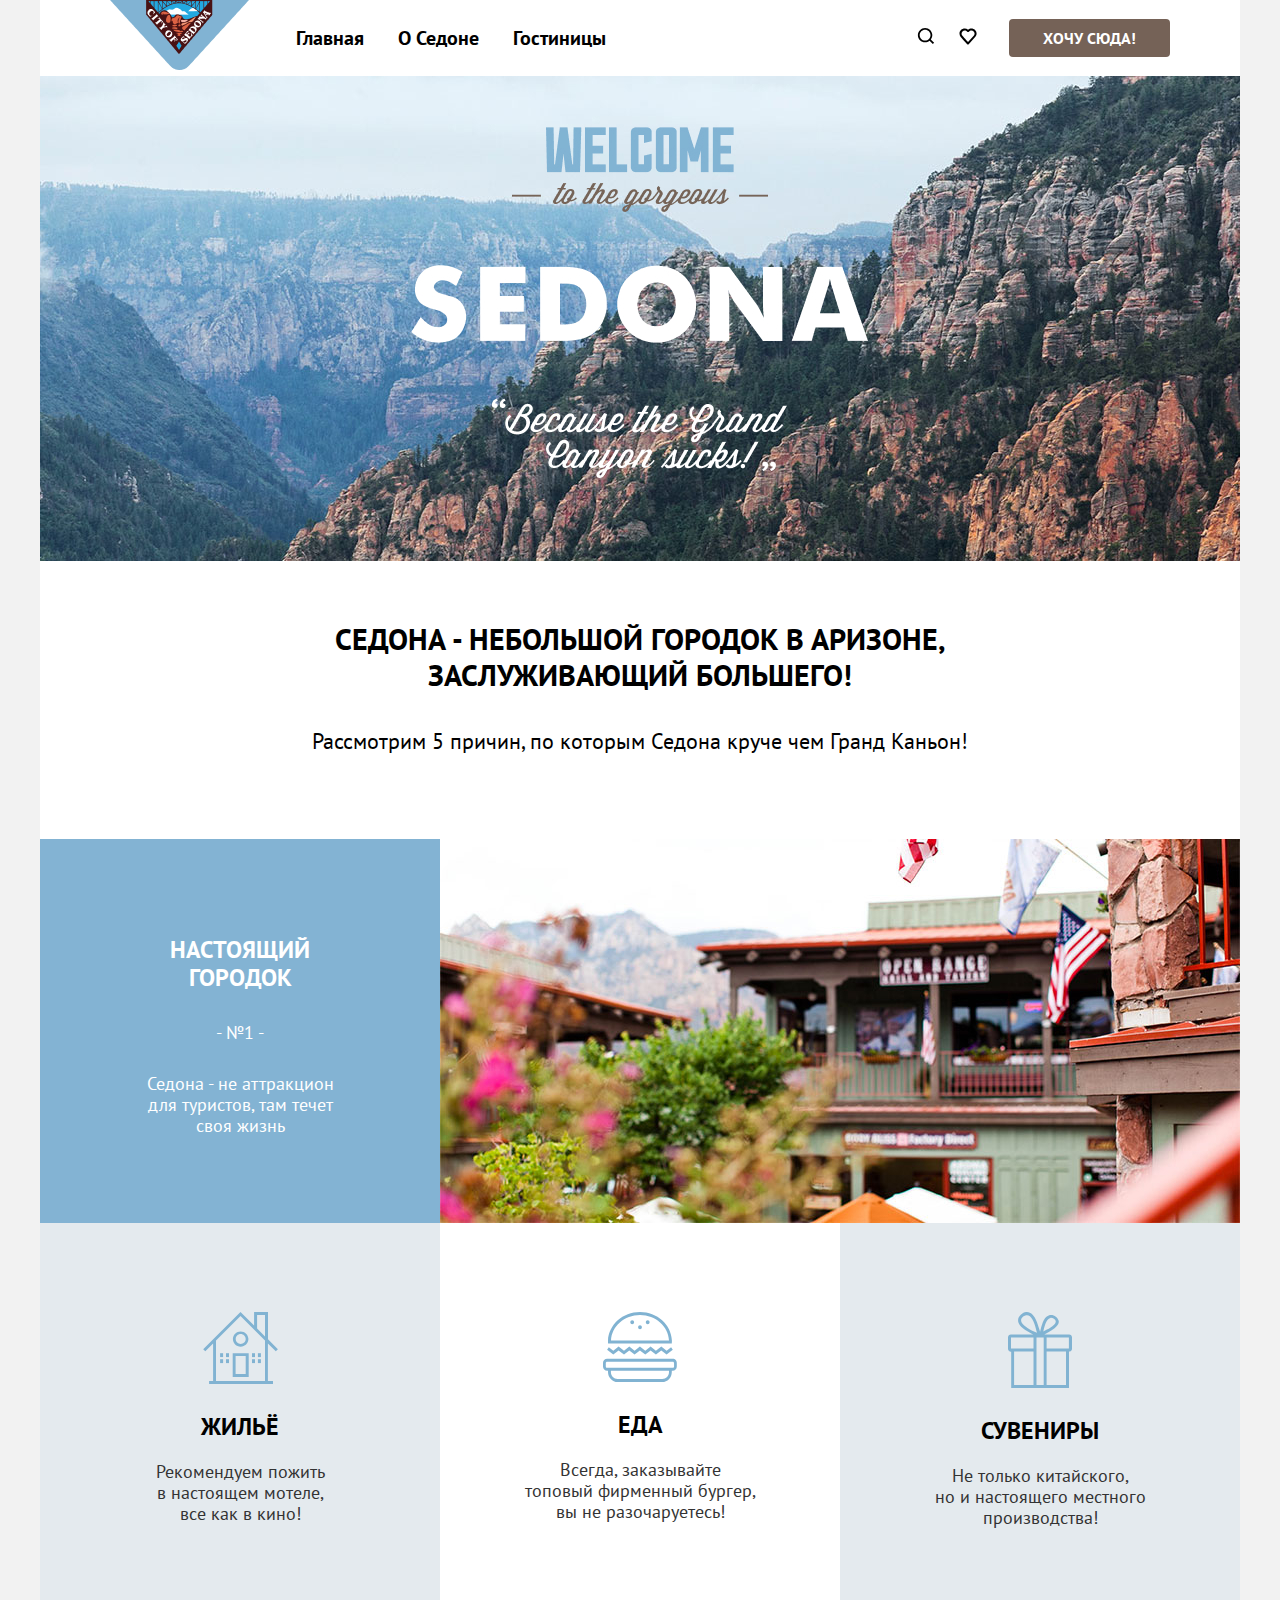
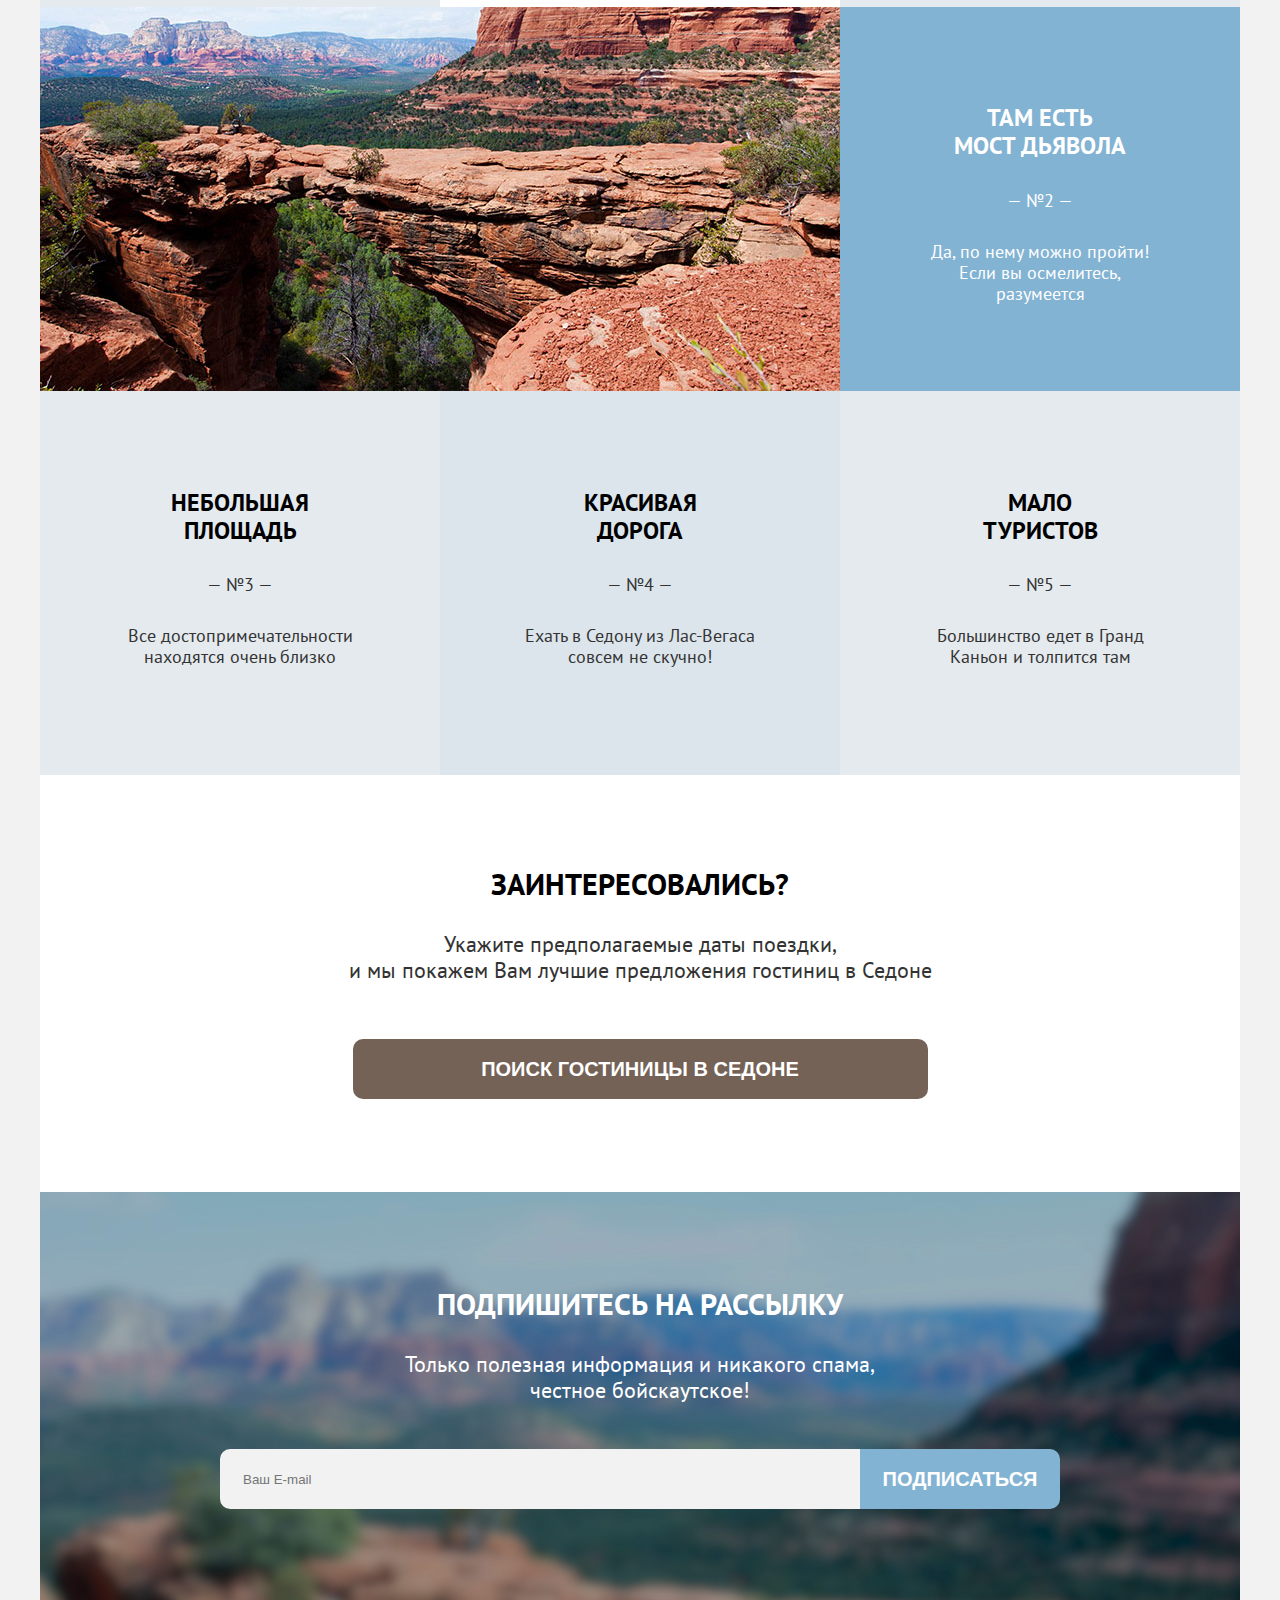
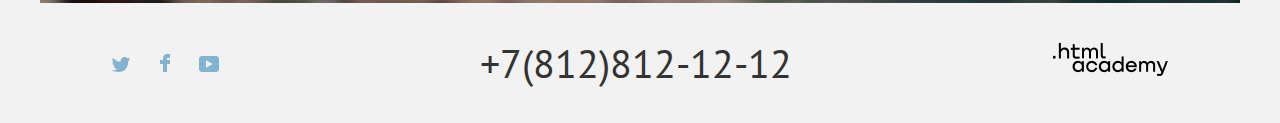
<file: index.html>
<!DOCTYPE html>
<html lang="ru">
  <head>
    <meta charset="utf-8">
    <link rel="stylesheet" href="styles/styles.css">
    <title>HTML Academy: Седона</title>
  </head>
  <body>
    <header>
      <div class="container">
        <nav class="main-nav">
          <a href="index.html" class="logo"><img src="images/logo.png" alt="Седона" width="139" height="70"></a>
          <ul class="menu">
            <li class="menu-title">
              <a class="navigation-link" href="index.html">Главная</a>
            </li>
            <li class="menu-title">
              <a class="navigation-link" href="#">О Седоне</a>
            </li>
            <li class="menu-title">
              <a class="navigation-link" href="catalog.html">Гостиницы</a>
            </li>
          </ul>
          <ul class="user-menu">
            <li class="user-menu-icon">
              <a class="navigation-link" href="#"><img src="images/search.svg" alt="Поиск" width="18.05" height="18.1"></a>
              <span hidden>Поиск</span>
            </li>
            <li class="user-menu-icon">
              <a class="navigation-link" href="#"><img src="images/favorite.svg" alt="Избранное" width="18.05" height="17"></a>
              <span hidden>Избранное</span>
            </li>
            <a href="" class="button button_want">Хочу сюда!</a>
          </ul>
        </nav>
      </div>
    </header>
    <main>
      <div class="container">
        <div class="main-page">
          <img src="images/sedona-logo.jpg" alt="Добро пожаловать в Седону" width="1200" height="485">
        </div>
        <div class="main-page-desctiprion">
          <h1 class="main-page-slogan">Седона - небольшой городок в аризоне, заслуживающий большего!</h1>
					<p class="main-page-text">Рассмотрим 5 причин, по которым Седона круче чем Гранд Каньон!</p>
        </div>
      </div>
    </main>
    <section class="benefits">
      <div class="container benifit">
        <div class="benefits-one">
            <h2 class="benefits_title">Настоящий </br>городок</h2>
						<p class="benefits_n">- №1 -</p>
						<p class="benefits_desc">Седона - не аттракцион</br> для туристов, там течет</br> своя жизнь</p>
        </div>
        <div class="benefits-one-img">
          <img src="images/hotel-photo.jpg" alt="Фото отеля" width="800" height="384">
        </div>
      </div>
    </section>
    <section class="benefits">
      <div class="container benifit">
        <div class="info-home">
         <div class="home-pic">
            <img src="images/icon-1.svg" alt="Иконка дома" width="75" height="72">
         </div>
          <h3 class="info-title">Жильё</h3>
		  	  <p class="info-text">Рекомендуем пожить <br>в настоящем мотеле,<br> все как в кино!</p>
        </div>
        <div class="info-eat">
          <div class="eat-pic">
            <img src="images/icon-2.svg" alt="Иконка еды" width="74" height="70">
          </div>
          <h3 class="info-title">Еда</h3>
			    <p class="info-text">Всегда, заказывайте<br> топовый фирменный бургер,<br> вы не разочаруетесь!</p>
       </div>
        <div class="info-souvenir">
          <div class="souvenir-pic">
           <img src="images/icon-3.svg" alt="Иконка сувеинира" width="64" height="76">
          </div>
          <h3 class="info-title">Сувениры</h3>
			    <p class="info-text">Не только китайского,<br> но и настоящего местного<br> производства!</p>
        </div>
      </div>
    </section>
    <section class="benefits">
      <div class="container benifit">
        <div class="benefits-two-img">
          <img src="images/devil-bridge.jpg" alt="Мост Дьявола" width="800" height="384">
        </div>
        <div class="benefits-two">
          <h2 class="benefits_title">Там есть <br>Мост Дьявола</h2>
					<p class="benefits_n">— №2 —</p>
					<p class="benefits_desc">Да, по нему можно пройти!<br> Если вы осмелитесь,<br> разумеется</p>
        </div>
      </div>
    </section>
    <section class="benefits">
    <div class="container benifit">
      <div class="benefits-three">
        <h2 class="benefits_title_l">Небольшая<br> площадь</h2>
					<p class="benefits_n_l">— №3 —</p>
					<p class="benefits_desc_l">Все достопримечательности<br> находятся очень близко</p>
      </div>
      <div class="benefits-four">
        <h2 class="benefits_title_l">Красивая<br> дорога</h2>
        <p class="benefits_n_l">— №4 —</p>
        <p class="benefits_desc_l">Ехать в Седону из Лас-Вегаса<br> совсем не скучно!</p>
      </div>
      <div class="benefits-five"> 
        <h2 class="benefits_title_l">Мало<br> туристов</h2>
        <p class="benefits_n_l">— №5 —</p>
        <p class="benefits_desc_l">Большинство едет в Гранд<br> Каньон и толпится там</p>
    </div>
    </div>
    </section>
    <section class="travel">
      <div class="container travel_b">
        <div class="travel_text">
           <h2 class="travel_title">Заинтересовались?</h2>
          <p class="travel_desc">Укажите предполагаемые даты поездки,<br> и мы покажем Вам лучшие предложения гостиниц в Седоне</p>
       </div>	
        <div class="travel_search">
          <button class="button_search button" type=""><span>Поиск гостиницы в Седоне</span></button>
        </div>
      </div>
    </section>
    <section class="subscribe container">
      <div class="container_sub">
        <div class="subscribe_text">
          <h2 class="subscribe_title">Подпишитесь на рассылку</h2>
          <p class="subscribe_desc">Только полезная информация и никакого спама,<br> честное бойскаутское!</p>
       </div>
       <form action="">
        <div class="sub_general">
            <input class="sub_field" type="text" placeholder="Ваш E-mail" name="mail">
            <input class="sub_butoon" type="submit" value="Подписаться">
          </div>
        </form>
      </div>
    </section>
    <footer>
      <div class="container_footer">
         <div class="footer-social">
            <a href="https://twitter.com/htmlacademy_ru"><img src="images/social-twitter.svg" alt="Логотип Твиттер" width="18" height="15"></a>
            <a href="https://www.facebook.com/htmlacademy"><img src="images/social-facebook.svg" alt="Логотип Фейсбук" width="10" height="18"></a>
           <a href="https://www.youtube.com/c/HTMLAcademyRUS"><img src="images/social-youtube.svg" alt="Логотип Ютуб" width="20" height="16"></a>
        </div>
        <div class="footer-phone">
           <a href="tel:+78128121212">+7(812)812-12-12</a>
        </div>
        <div class="footer-logo">
          <a href="https://htmlacademy.ru/"><img src="images/logo_htmlacademy.png" alt="Логотип Академии" width="115" height="34"></a>
        </div>
    </div>
    </footer>
  </body>
</html>
</file>
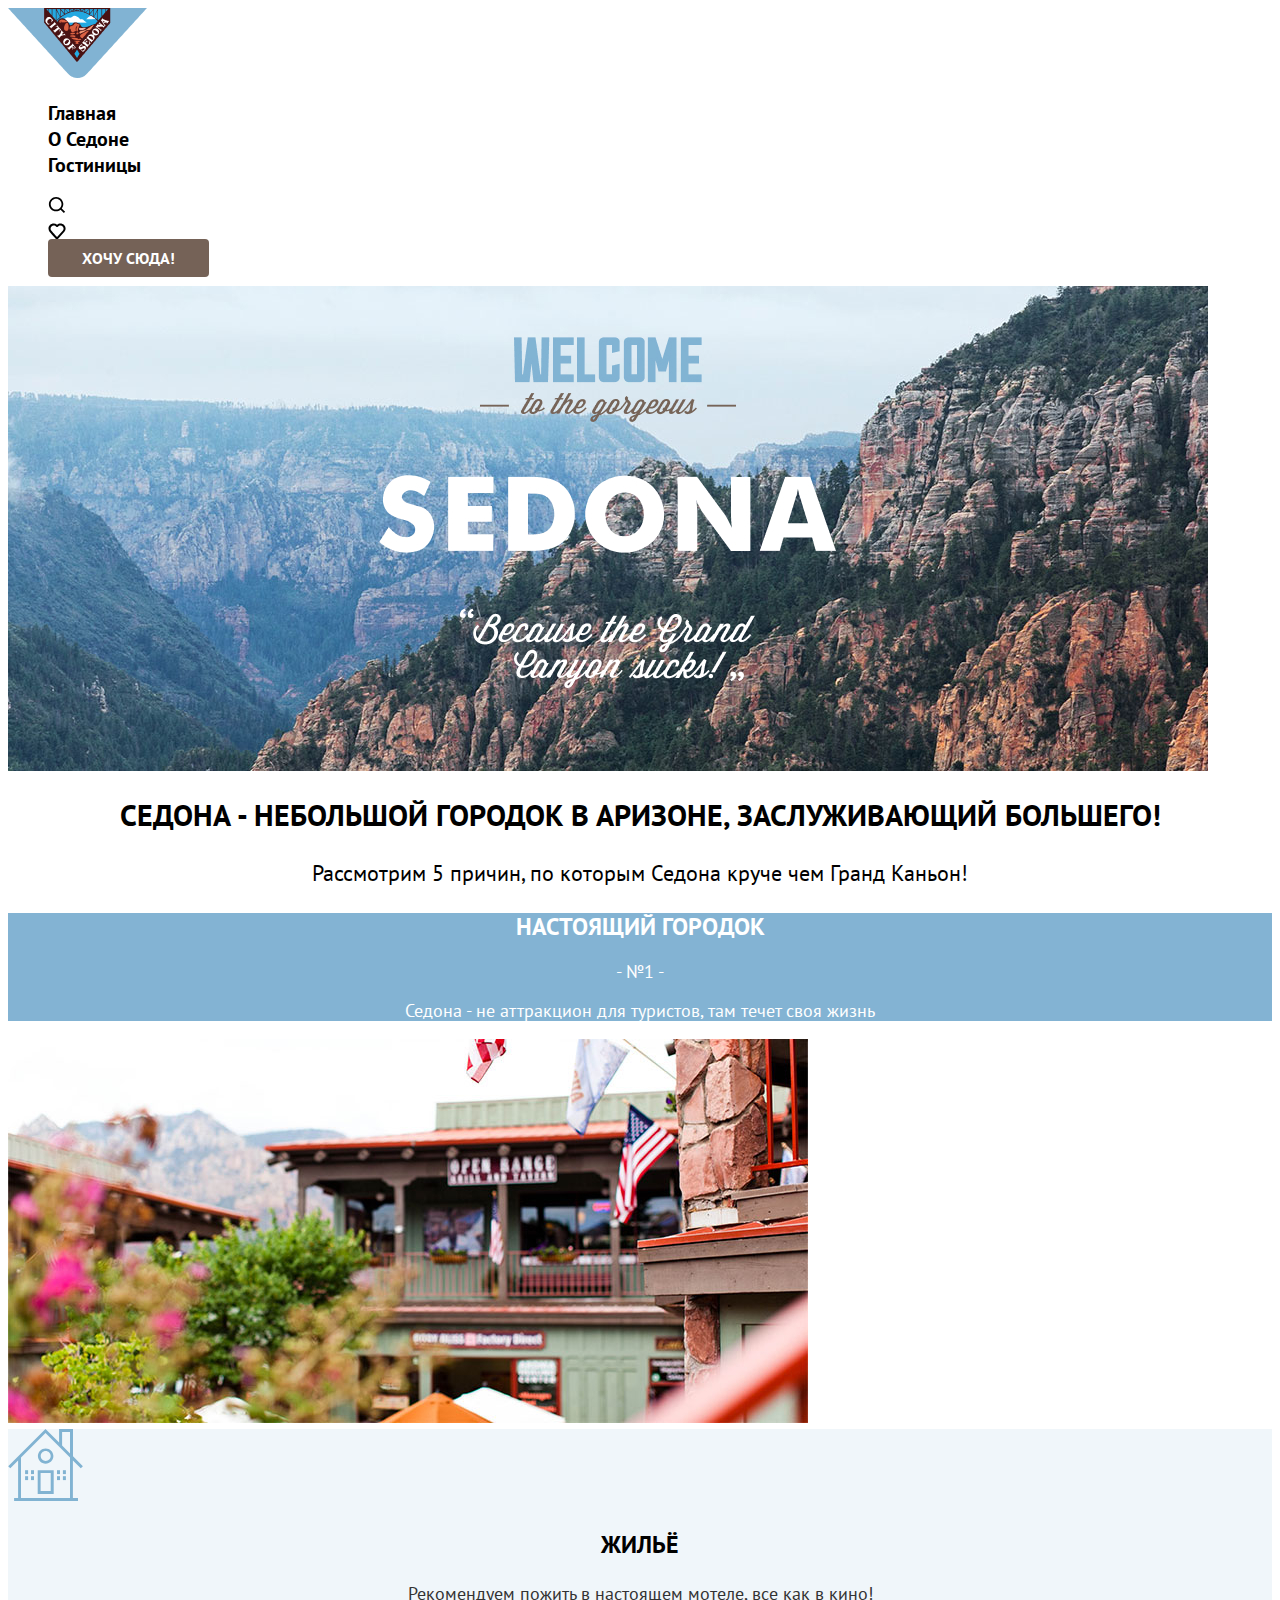
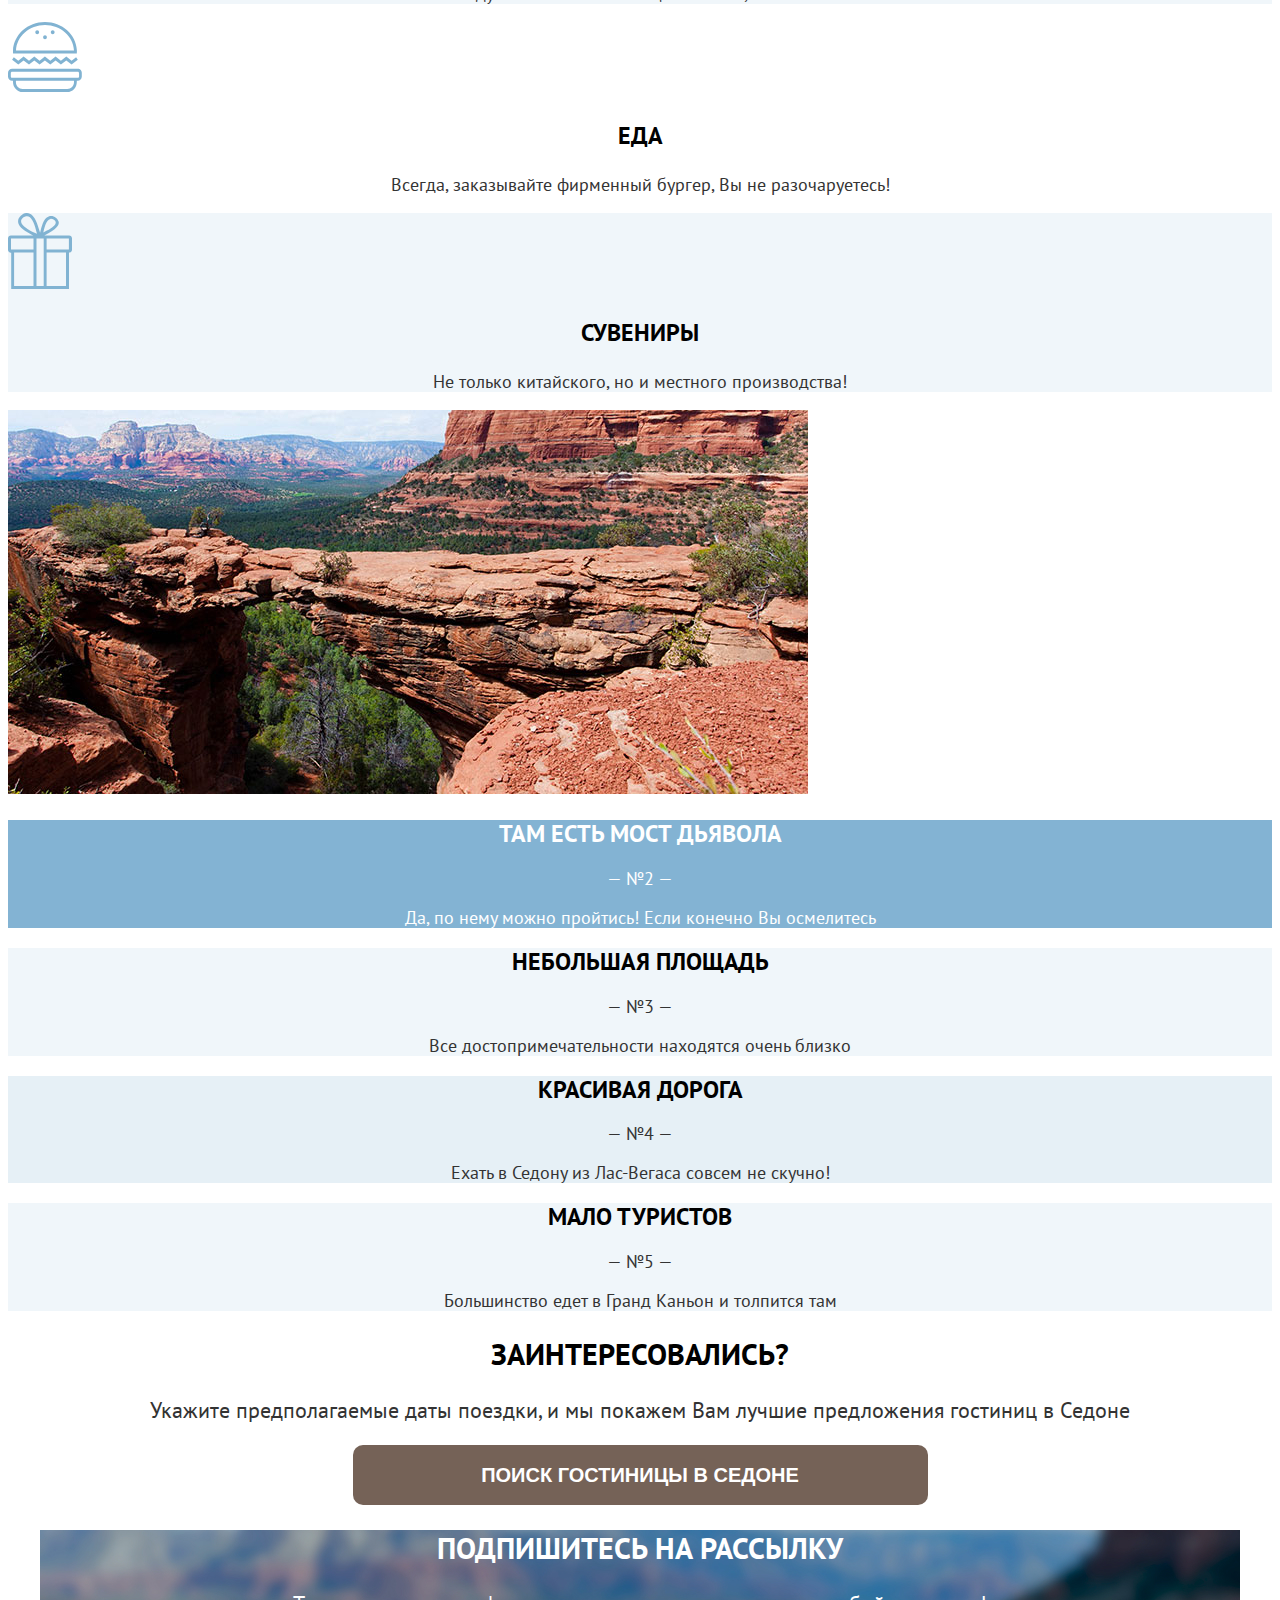
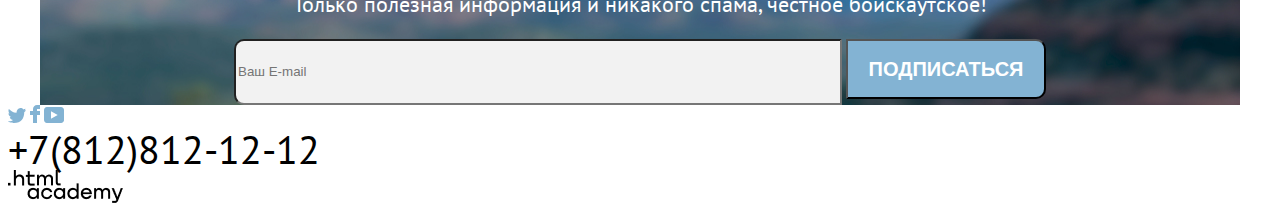
<file: 3/index.html>
<!DOCTYPE html>
<html lang="ru">
  <head>
    <meta charset="utf-8">
    <link rel="stylesheet" href="styles/styles.css">
    <title>HTML Academy: Седона</title>
    <base href="https://htmlacademy-htmlcss.github.io/1975981-sedona-33/3/">
</head>
  <body>
    <header>
      <div class="container">
        <nav class="main-nav">
          <a href="index.html" class="logo"><img src="images/logo.png" alt="Седона" width="139" height="70"></a>
          <ul class="menu">
            <li class="menu-title">
              <a class="navigation-link" href="index.html">Главная</a>
            </li>
            <li class="menu-title">
              <a class="navigation-link" href="#">О Седоне</a>
            </li>
            <li class="menu-title">
              <a class="navigation-link" href="catalog.html">Гостиницы</a>
            </li>
          </ul>
          <ul class="user-menu">
            <li class="user-menu-icon">
              <a class="navigation-link" href="#"><img src="images/search.svg" alt="Поиск" width="18.05" height="18.1"></a>
              <span hidden>Поиск</span>
            </li>
            <li class="user-menu-icon">
              <a class="navigation-link" href="#"><img src="images/favorite.svg" alt="Избранное" width="18.05" height="17"></a>
              <span hidden>Избранное</span>
            </li>
            <a href="" class="menu-button">Хочу сюда!</a>
          </ul>
        </nav>
      </div>
    </header>
    <main>
      <div class="container">
        <div class="main-page">
          <img src="images/sedona-logo.jpg" alt="Добро пожаловать в Седону" width="1200" height="485">
        </div>
        <div class="main-page-desctiprion">
          <h1 class="main-page-slogan">Седона - небольшой городок в аризоне, заслуживающий большего!</h1>
					<p class="main-page-text">Рассмотрим 5 причин, по которым Седона круче чем Гранд Каньон!</p>
        </div>
      </div>
    </main>
    <section class="benefits">
      <div class="container">
        <div class="benefits-one">
            <h2 class="benefits_title">Настоящий городок</h2>
						<p class="benefits_n">- №1 -</p>
						<p class="benefits_desc">Седона - не аттракцион для туристов, там течет своя жизнь</p>
        </div>
        <div class="benefits-one-img">
          <img src="images/hotel-photo.jpg" alt="Фото отеля" width="800" height="384">
        </div>
      </div>
    </section>
    <section class="benefits">
      <div class="container">
        <div class="info-home">
         <div class="home-pic">
            <img src="images/icon-1.svg" alt="Иконка дома" width="75" height="72">
         </div>
          <h3 class="info-title">Жильё</h3>
		  	  <p class="info-text">Рекомендуем пожить в настоящем мотеле, все как в кино!</p>
        </div>
        <div class="info-eat">
          <div class="eat-pic">
            <img src="images/icon-2.svg" alt="Иконка еды" width="74" height="70">
          </div>
          <h3 class="info-title">Еда</h3>
			    <p class="info-text">Всегда, заказывайте фирменный бургер, Вы не разочаруетесь!</p>
       </div>
        <div class="info-souvenir">
          <div class="souvenir-pic">
           <img src="images/icon-3.svg" alt="Иконка сувеинира" width="64" height="76">
          </div>
          <h3 class="info-title">Сувениры</h3>
			    <p class="info-text">Не только китайского, но и местного производства!</p>
        </div>
      </div>
    </section>
    <section class="benefits">
      <div class="container">
        <div class="benefits-two-img">
          <img src="images/devil-bridge.jpg" alt="Мост Дьявола" width="800" height="384">
        </div>
        <div class="benefits-two">
          <h2 class="benefits_title">Там есть Мост Дьявола</h2>
					<p class="benefits_n">— №2 —</p>
					<p class="benefits_desc">Да, по нему можно пройтись! Если конечно Вы осмелитесь</p>
        </div>
      </div>
    </section>
    <section class="benefits">
    <div class="container">
      <div class="benefits-three">
        <h2 class="benefits_title_l">Небольшая площадь</h2>
					<p class="benefits_n_l">— №3 —</p>
					<p class="benefits_desc_l">Все достопримечательности находятся очень близко</p>
      </div>
      <div class="benefits-four">
        <h2 class="benefits_title_l">Красивая дорога</h2>
        <p class="benefits_n_l">— №4 —</p>
        <p class="benefits_desc_l">Ехать в Седону из Лас-Вегаса совсем не скучно!</p>
      </div>
      <div class="benefits-five"> 
        <h2 class="benefits_title_l">Мало туристов</h2>
        <p class="benefits_n_l">— №5 —</p>
        <p class="benefits_desc_l">Большинство едет в Гранд Каньон и толпится там</p>
    </div>
    </div>
    </section>
    <section class="travel">
      <div class="container">
        <div class="travel_text">
           <h2 class="travel_title">Заинтересовались?</h2>
          <p class="travel_desc">Укажите предполагаемые даты поездки, и мы покажем Вам лучшие предложения гостиниц в Седоне</p>
       </div>	
        <div class="travel_search">
          <button class="search_hotel_button" type="">Поиск гостиницы в Седоне</button>
        </div>
      </div>
    </section>
    <section class="subscribe">
      <div class="container_sub">
        <div class="subscribe_text">
          <h2 class="subscribe_title">Подпишитесь на рассылку</h2>
          <p class="subscribe_desc">Только полезная информация и никакого спама, честное бойскаутское!</p>
       </div>
       <form action="">
        <div class="sub_general">
            <input class="sub_field" type="text" placeholder="Ваш E-mail" name="mail">
            <input class="sub_butoon" type="submit" value="Подписаться">
          </div>
        </form>
      </div>
    </section>
    <footer>
      <div class="footer-social">
        <a href="https://twitter.com/htmlacademy_ru"><img src="images/social-twitter.svg" alt="Логотип Твиттер" width="18" height="15"></a>
        <a href="https://www.facebook.com/htmlacademy"><img src="images/social-facebook.svg" alt="Логотип Фейсбук" width="10" height="18"></a>
        <a href="https://www.youtube.com/c/HTMLAcademyRUS"><img src="images/social-youtube.svg" alt="Логотип Ютуб" width="20" height="16"></a>
      </div>
      <div class="footer-phone">
        <a href="tel:+78128121212">+7(812)812-12-12</a>
      </div>
      <div class="footer-logo">
        <a href="https://htmlacademy.ru/"><img src="images/logo_htmlacademy.png" alt="Логотип Академии" width="115" height="34"></a>
      </div>
    </footer>
  </body>
</html>
</file>
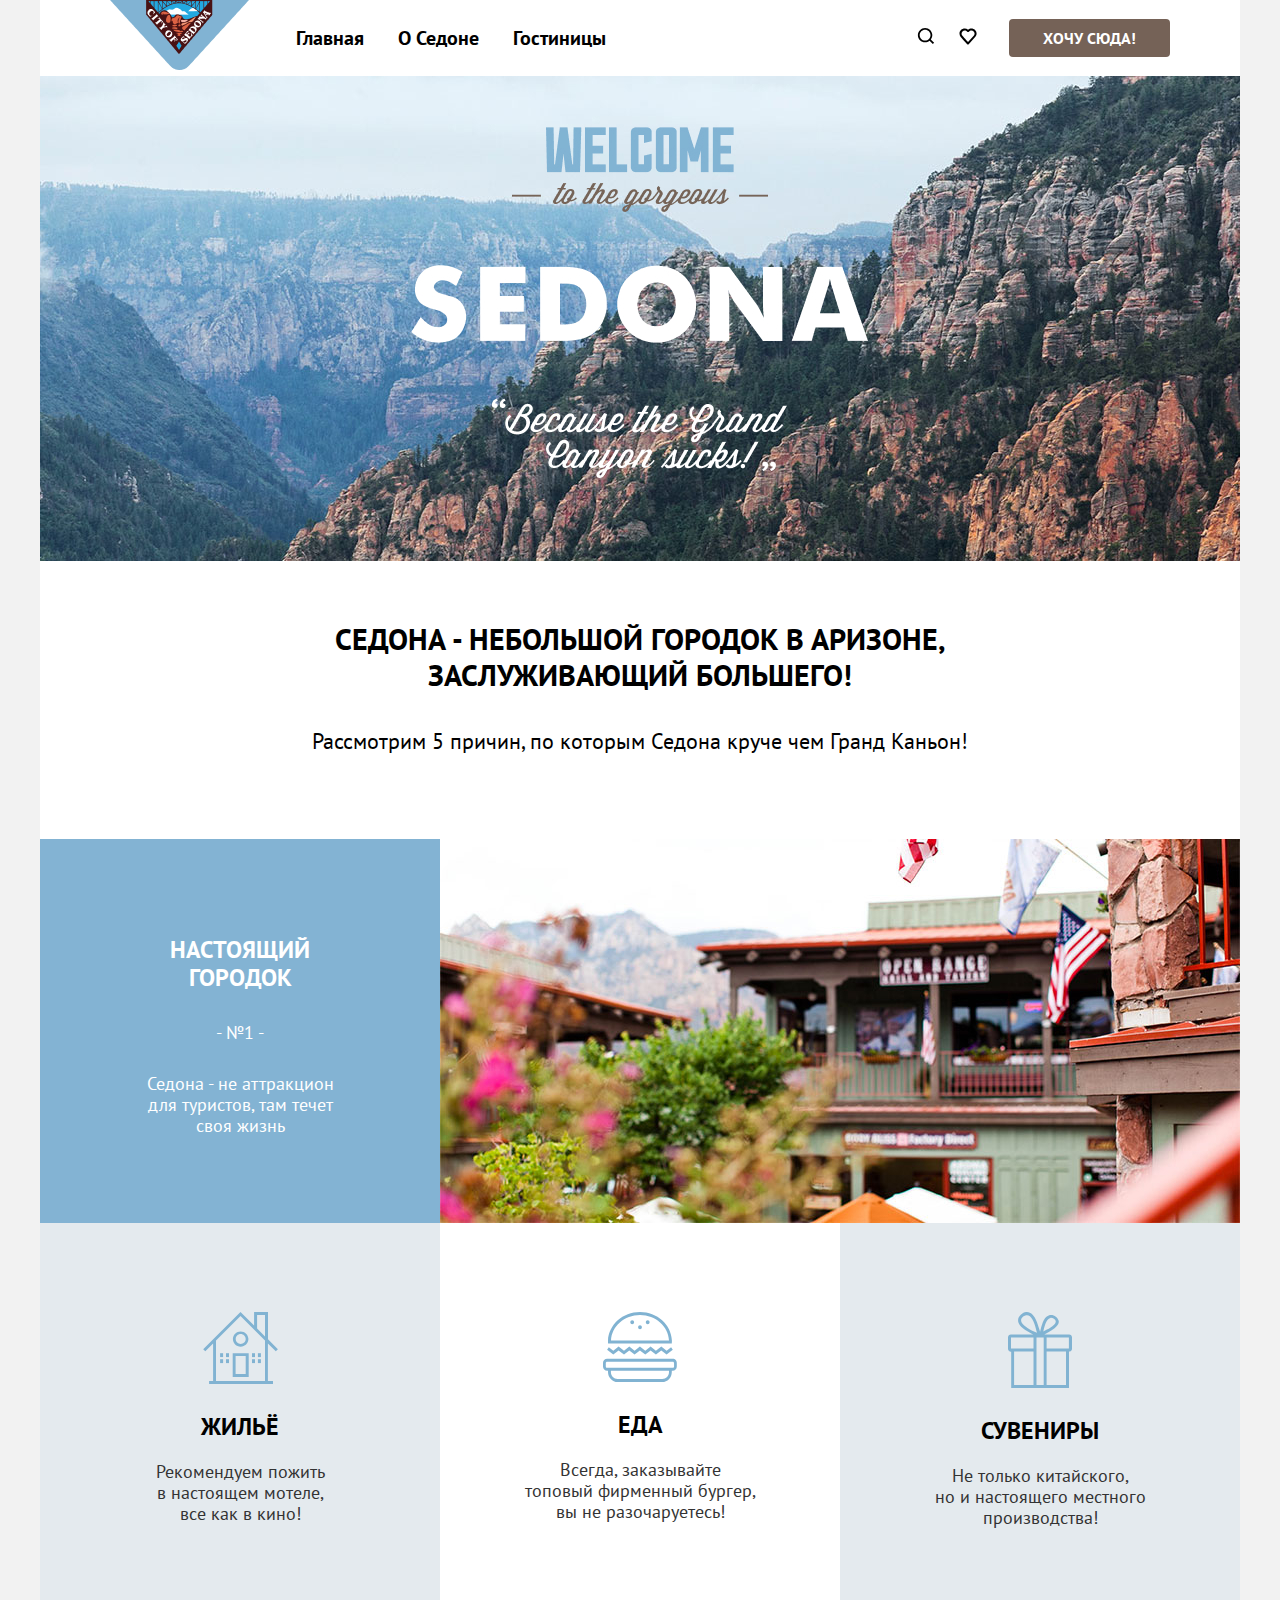
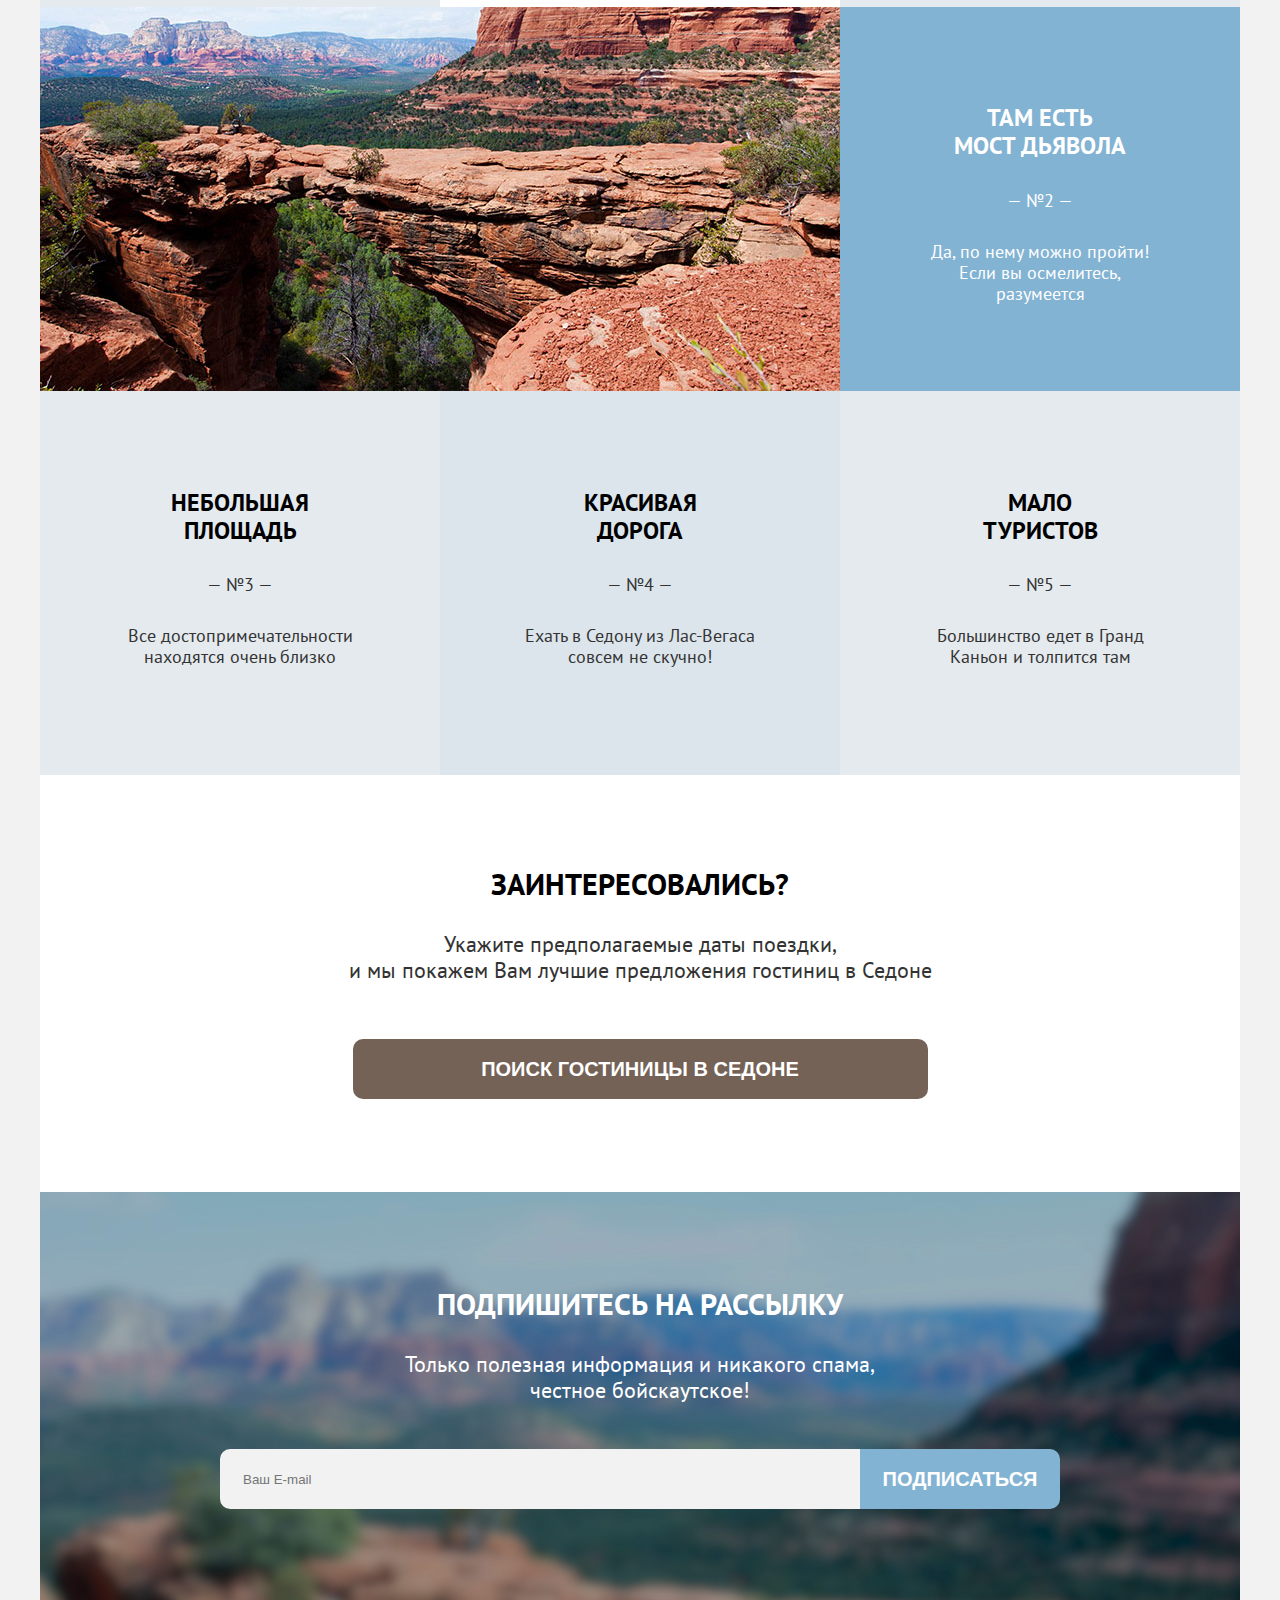
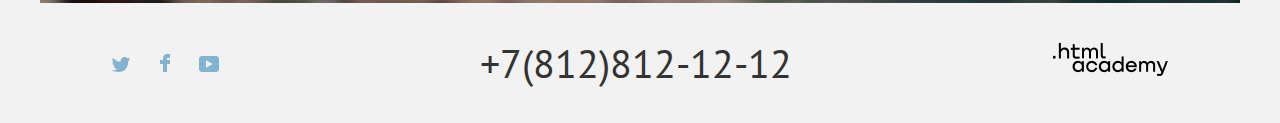
<file: 4/index.html>
<!DOCTYPE html>
<html lang="ru">
  <head>
    <meta charset="utf-8">
    <link rel="stylesheet" href="styles/styles.css">
    <title>HTML Academy: Седона</title>
    <base href="https://htmlacademy-htmlcss.github.io/1975981-sedona-33/4/">
</head>
  <body>
    <header>
      <div class="container">
        <nav class="main-nav">
          <a href="index.html" class="logo"><img src="images/logo.png" alt="Седона" width="139" height="70"></a>
          <ul class="menu">
            <li class="menu-title">
              <a class="navigation-link" href="index.html">Главная</a>
            </li>
            <li class="menu-title">
              <a class="navigation-link" href="#">О Седоне</a>
            </li>
            <li class="menu-title">
              <a class="navigation-link" href="catalog.html">Гостиницы</a>
            </li>
          </ul>
          <ul class="user-menu">
            <li class="user-menu-icon">
              <a class="navigation-link" href="#"><img src="images/search.svg" alt="Поиск" width="18.05" height="18.1"></a>
              <span hidden>Поиск</span>
            </li>
            <li class="user-menu-icon">
              <a class="navigation-link" href="#"><img src="images/favorite.svg" alt="Избранное" width="18.05" height="17"></a>
              <span hidden>Избранное</span>
            </li>
            <a href="" class="button button_want">Хочу сюда!</a>
          </ul>
        </nav>
      </div>
    </header>
    <main>
      <div class="container">
        <div class="main-page">
          <img src="images/sedona-logo.jpg" alt="Добро пожаловать в Седону" width="1200" height="485">
        </div>
        <div class="main-page-desctiprion">
          <h1 class="main-page-slogan">Седона - небольшой городок в аризоне, заслуживающий большего!</h1>
					<p class="main-page-text">Рассмотрим 5 причин, по которым Седона круче чем Гранд Каньон!</p>
        </div>
      </div>
    </main>
    <section class="benefits">
      <div class="container benifit">
        <div class="benefits-one">
            <h2 class="benefits_title">Настоящий </br>городок</h2>
						<p class="benefits_n">- №1 -</p>
						<p class="benefits_desc">Седона - не аттракцион</br> для туристов, там течет</br> своя жизнь</p>
        </div>
        <div class="benefits-one-img">
          <img src="images/hotel-photo.jpg" alt="Фото отеля" width="800" height="384">
        </div>
      </div>
    </section>
    <section class="benefits">
      <div class="container benifit">
        <div class="info-home">
         <div class="home-pic">
            <img src="images/icon-1.svg" alt="Иконка дома" width="75" height="72">
         </div>
          <h3 class="info-title">Жильё</h3>
		  	  <p class="info-text">Рекомендуем пожить <br>в настоящем мотеле,<br> все как в кино!</p>
        </div>
        <div class="info-eat">
          <div class="eat-pic">
            <img src="images/icon-2.svg" alt="Иконка еды" width="74" height="70">
          </div>
          <h3 class="info-title">Еда</h3>
			    <p class="info-text">Всегда, заказывайте<br> топовый фирменный бургер,<br> вы не разочаруетесь!</p>
       </div>
        <div class="info-souvenir">
          <div class="souvenir-pic">
           <img src="images/icon-3.svg" alt="Иконка сувеинира" width="64" height="76">
          </div>
          <h3 class="info-title">Сувениры</h3>
			    <p class="info-text">Не только китайского,<br> но и настоящего местного<br> производства!</p>
        </div>
      </div>
    </section>
    <section class="benefits">
      <div class="container benifit">
        <div class="benefits-two-img">
          <img src="images/devil-bridge.jpg" alt="Мост Дьявола" width="800" height="384">
        </div>
        <div class="benefits-two">
          <h2 class="benefits_title">Там есть <br>Мост Дьявола</h2>
					<p class="benefits_n">— №2 —</p>
					<p class="benefits_desc">Да, по нему можно пройти!<br> Если вы осмелитесь,<br> разумеется</p>
        </div>
      </div>
    </section>
    <section class="benefits">
    <div class="container benifit">
      <div class="benefits-three">
        <h2 class="benefits_title_l">Небольшая<br> площадь</h2>
					<p class="benefits_n_l">— №3 —</p>
					<p class="benefits_desc_l">Все достопримечательности<br> находятся очень близко</p>
      </div>
      <div class="benefits-four">
        <h2 class="benefits_title_l">Красивая<br> дорога</h2>
        <p class="benefits_n_l">— №4 —</p>
        <p class="benefits_desc_l">Ехать в Седону из Лас-Вегаса<br> совсем не скучно!</p>
      </div>
      <div class="benefits-five"> 
        <h2 class="benefits_title_l">Мало<br> туристов</h2>
        <p class="benefits_n_l">— №5 —</p>
        <p class="benefits_desc_l">Большинство едет в Гранд<br> Каньон и толпится там</p>
    </div>
    </div>
    </section>
    <section class="travel">
      <div class="container travel_b">
        <div class="travel_text">
           <h2 class="travel_title">Заинтересовались?</h2>
          <p class="travel_desc">Укажите предполагаемые даты поездки,<br> и мы покажем Вам лучшие предложения гостиниц в Седоне</p>
       </div>	
        <div class="travel_search">
          <button class="button_search button" type=""><span>Поиск гостиницы в Седоне</span></button>
        </div>
      </div>
    </section>
    <section class="subscribe container">
      <div class="container_sub">
        <div class="subscribe_text">
          <h2 class="subscribe_title">Подпишитесь на рассылку</h2>
          <p class="subscribe_desc">Только полезная информация и никакого спама,<br> честное бойскаутское!</p>
       </div>
       <form action="">
        <div class="sub_general">
            <input class="sub_field" type="text" placeholder="Ваш E-mail" name="mail">
            <input class="sub_butoon" type="submit" value="Подписаться">
          </div>
        </form>
      </div>
    </section>
    <footer>
      <div class="container_footer">
         <div class="footer-social">
            <a href="https://twitter.com/htmlacademy_ru"><img src="images/social-twitter.svg" alt="Логотип Твиттер" width="18" height="15"></a>
            <a href="https://www.facebook.com/htmlacademy"><img src="images/social-facebook.svg" alt="Логотип Фейсбук" width="10" height="18"></a>
           <a href="https://www.youtube.com/c/HTMLAcademyRUS"><img src="images/social-youtube.svg" alt="Логотип Ютуб" width="20" height="16"></a>
        </div>
        <div class="footer-phone">
           <a href="tel:+78128121212">+7(812)812-12-12</a>
        </div>
        <div class="footer-logo">
          <a href="https://htmlacademy.ru/"><img src="images/logo_htmlacademy.png" alt="Логотип Академии" width="115" height="34"></a>
        </div>
    </div>
    </footer>
  </body>
</html>
</file>
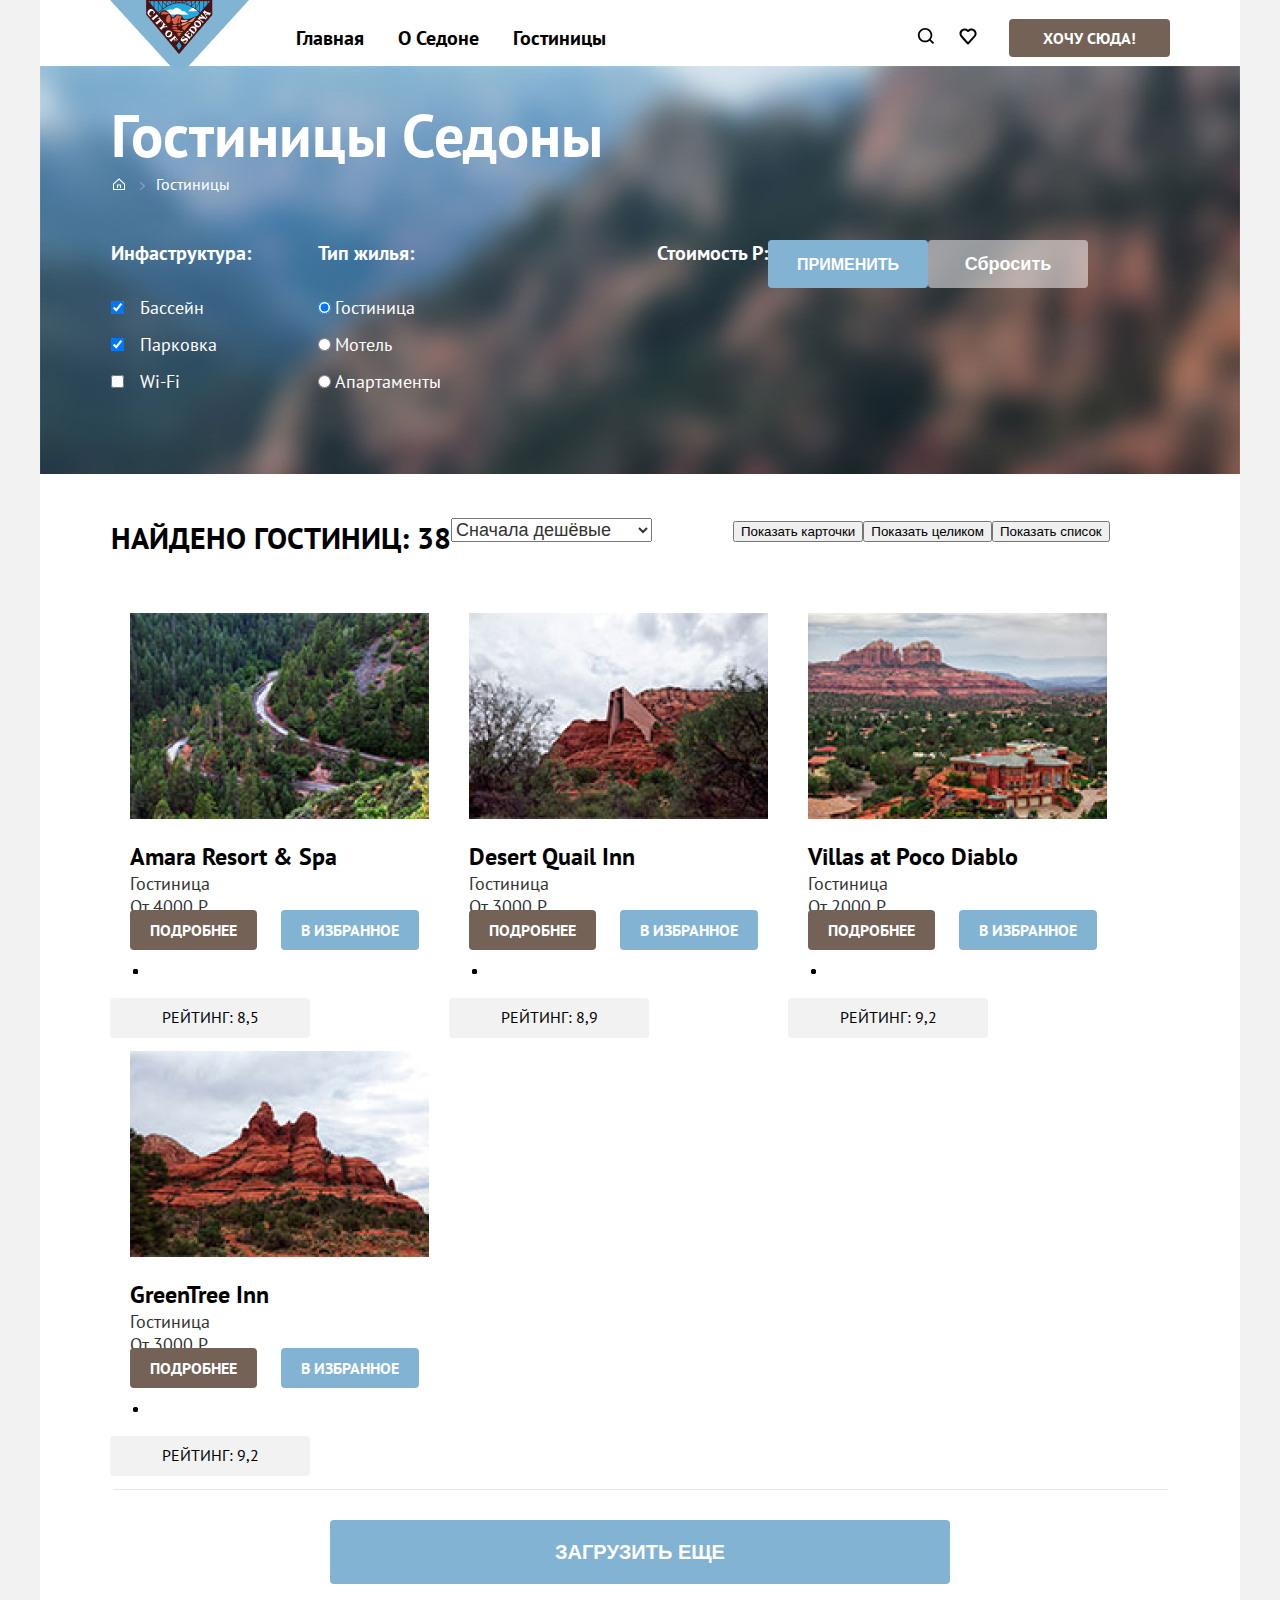
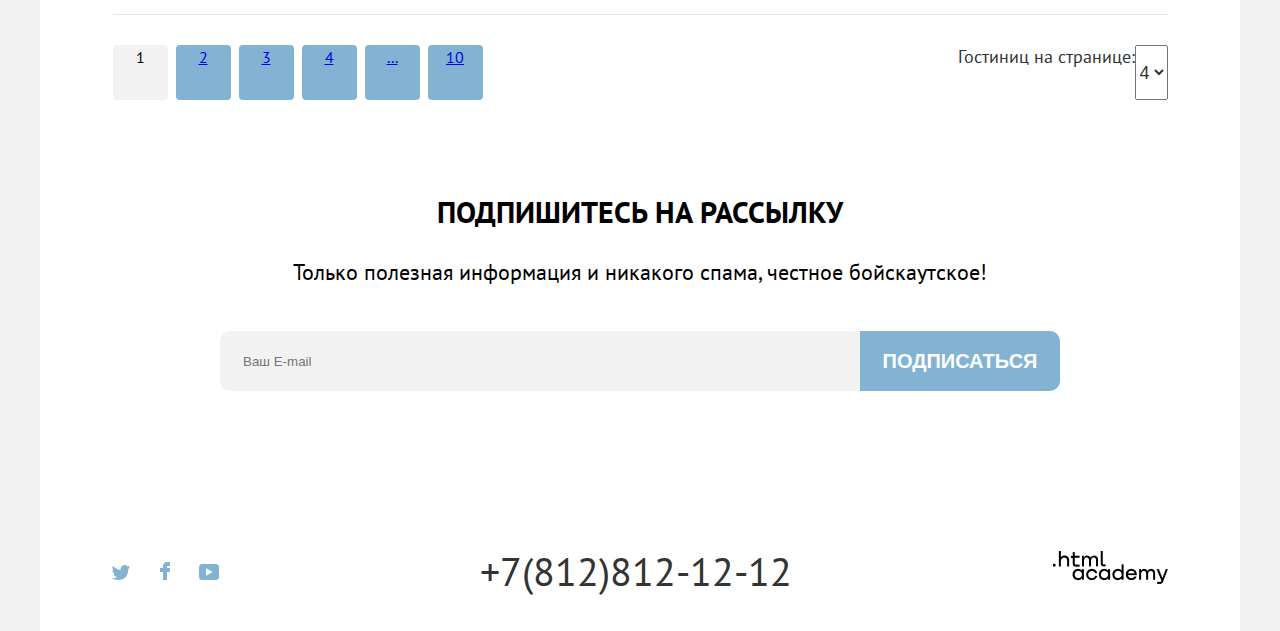
<file: catalog.html>
<!DOCTYPE html>
<html lang="ru">
  <head>
    <meta charset="utf-8">
    <link rel="stylesheet" href="styles/styles.css">
    <title>HTML Academy: Седона</title>
  </head>
  <body>
    <header>
      <div class="container">
        <nav class="main-nav">
          <a href="index.html" class="logo"><img src="images/logo.png" alt="Седона" width="139" height="70"></a>
          <ul class="menu">
            <li class="menu-title">
              <a class="navigation-link" href="index.html">Главная</a>
            </li>
            <li class="menu-title">
              <a class="navigation-link" href="#">О Седоне</a>
            </li>
            <li class="menu-title">
              <a class="navigation-link" href="catalog.html">Гостиницы</a>
            </li>
          </ul>
          <ul class="user-menu">
            <li class="user-menu-icon">
              <a class="navigation-link" href="#"><img src="images/search.svg" alt="Поиск" width="18.05" height="18.1"></a>
              <span hidden>Поиск</span>
            </li>
            <li class="user-menu-icon">
              <a class="navigation-link" href="catalog.html"><img src="images/favorite.svg" alt="Избранное" width="18.05" height="17"></a>
              <span hidden>Избранное</span>
            </li>
            <a href="" class="button button_want">Хочу сюда!</a>
          </ul>
        </nav>
      </div>
    </header>
    <main class="catalog_container container">
      <div class="container">
        <h1 class="catalog-name">Гостиницы Седоны</h1>
        <ul class="breadcrumbs">
          <li class="breadcrumbs-item">
            <a class="breadcrumbs-link visually-hidden" href="index.html"><img src="images/home_logo.svg" alt="Главная"></a>
            <span hidden>Главная</span>
            <img class="nav_arrow" src="images/nav-link.svg" alt="">
          </li>
          <li class="breadcrumbs-item">
            <a class="breadcrumbs-link">Гостиницы</a>
          </li>
        </ul>
        <form class="filtration_structure" method="post" action="https://echo.htmlacademy.ru">
            <div class="components">
                <fieldset class="components_structure">
                    <legend class="components_title">Инфаструктура:</legend>
                    <ul class="components_list">
                        <li class="components_item">
                            <label class="component_label-checkbox">
                                <input class="components_checkbox" type="checkbox" name="component" checked>
                                <span class="component_text">Бассейн</span>
                            </label>
                        </li>
                        <li class="components_item">
                            <label class="component_label-checkbox">
                                <input class="components_checkbox" type="checkbox" name="component" checked>
                                <span class="component_text">Парковка</span>
                            </label>
                        </li>
                        <li class="components_item">
                            <label class="component_label-checkbox">
                                <input class="components_checkbox" type="checkbox" name="component">
                                <span class="component_text">Wi-Fi</span>
                            </label>
                        </li>
                    </ul>
                </fieldset>
            </div>
            <div class="filtration_house">
                <fieldset class="house_structure">
                    <legend class="house_title">Тип жилья:</legend>
                    <ul class="house_list">
                        <li class="house_item">
                            <label class="house_label">
                                <input class="house_radio" type="radio" value="hotel" name="house_type" checked >
                                <span class="component_text">Гостиница</span>
                            </label>
                        </li>
                        <li class="house_item">
                          <label class="house_label">
                              <input class="house_radio" type="radio" value="motel" name="house_type">
                              <span class="component_text">Мотель</span>
                            </label>
                        </li>
                        <li class="house_item">
                          <label class="house_label">
                              <input class="house_radio" type="radio" value="apartments" name="house_type">
                              <span class="component_text">Апартаменты</span>
                            </label>
                        </li>
                    </ul>
                </fieldset>
            </div>
            <div class="price-filter">
              <h2 class="house_title">Стоимость Р:</h2>
           </div>
           <button class="button button_apply" type="submit">Применить</button>
           <button class="button button_reset" type="reset">Сбросить</button>
         </form>
      </main>
         <div class="container hotels_container">
           <div class="filtration">
             <p class="nav_title">Найдено гостиниц: 38</p>
              <div class="nav_select">
                <select class="select-control" aria-label="Сортировка">
                 <option value="cheap">Сначала дешёвые</option>
                 <option value="expensive">Сначала дорогие</option>
                 <option value="popular">Сначала популярные</option>
                </select>
              </div>
               <div class="button_display">
                 <ul class="button_display_list">
                   <li class="button_display_item">
                      <button class="button_card visually-hidden" type="button">Показать карточки</button>
                    </li>
                   <li class="button_display_item">
                      <button class="button_full visually-hidden" type="button">Показать целиком</button>
                   </li>
                   <li class="button_display_item">
                      <button class="button_list visually-hidden" type="button">Показать список</button>
                   </li>
                 </ul>
                </div>
            </div>
  <section class="products_cart">
    <div class="container cards">
      <div class="product-card">
        <a class="product-card-link" href="#">
          <img class="product-card-image" src="images/hotel-1.jpg" alt="Фотография отеля" width="299" height="206">
          <h3 class="product-card-title">Amara Resort & Spa</h3>
        </a>
        <p class="desc_hot_and_price">Гостиница</p>
        <p class="desc_hot_and_price">От 4000 Р</p>
        <a class="button button_more" href="#">Подробнее</a>
        <a class="button button_like" href="#">В Избранное</a>
        <ul class="rating_list">
          <li class="rating_item"></li>
          <li class="rating_item"></li>
          <li class="rating_item"></li>
          <li class="rating_item"></li>
        </ul>
        <p class="rating">Рейтинг: 8,5</p>
      </div>
      <div class="product-card">
        <a class="product-card-link" href="#">
          <img class="product-card-image" src="images/hotel-2.jpg" alt="Фотография отеля" width="299" height="206">
          <h3 class="product-card-title">Desert Quail Inn</h3>
        </a>
        <p class="desc_hot_and_price">Гостиница</p>
        <p class="desc_hot_and_price">От 3000 Р</p>
        <a class="button button_more" href="#">Подробнее</a>
        <a class="button button_like" href="#">В Избранное</a>
        <ul class="rating_list">
          <li class="rating_item"></li>
          <li class="rating_item"></li>
          <li class="rating_item"></li>
        </ul>
        <p class="rating">Рейтинг: 8,9</p>
      </div>
      <div class="product-card">
        <a class="product-card-link" href="#">
          <img class="product-card-image" src="images/hotel-3.jpg" alt="Фотография отеля" width="299" height="206">
          <h3 class="product-card-title">Villas at Poco Diablo</h3>
        </a>
        <p class="desc_hot_and_price">Гостиница</p>
        <p class="desc_hot_and_price">От 2000 Р</p>
        <a class="button button_more" href="#">Подробнее</a>
        <a class="button button_like" href="#">В Избранное</a>
        <ul class="rating_list">
          <li class="rating_item"></li>
          <li class="rating_item"></li>
        </ul>
        <p class="rating">Рейтинг: 9,2</p>
      </div>
      <div class="product-card">
        <a class="product-card-link" href="#">
          <img class="product-card-image" src="images/hotel-4.jpg" alt="Фотография отеля" width="299" height="206">
          <h3 class="product-card-title">GreenTree Inn</h3>
        </a>
        <p class="desc_hot_and_price">Гостиница</p>
        <p class="desc_hot_and_price">От 3000 Р</p>
        <a class="button button_more" href="#">Подробнее</a>
        <a class="button button_like" href="#">В Избранное</a>
        <ul class="rating_list">
          <li class="rating_item"></li>
          <li class="rating_item"></li>
        </ul>
        <p class="rating">Рейтинг: 9,2</p>
      </div>
    </div>
    <div class="see-more">
      <button class="button button_see_more" type="button">Загрузить еще</button>
    </div>
  </section>
  <section class="pagination">
    <div class="container pagin">
      <ul class="pagination_list">
        <li class="pagination-item-selected">
          <a class="pagination-link">1</a>
        </li>
        <li class="pagination-item">
          <a class="pagination-link" href="#">2</a>
        </li>
        <li class="pagination-item">
          <a class="pagination-link" href="#">3</a>
        </li>
        <li class="pagination-item">
          <a class="pagination-link" href="#">4</a>
        </li>
        <li class="pagination-item">
          <a class="pagination-link" href="#">...</a>
        </li>
        <li class="pagination-item">
          <a class="pagination-link" href="#">10</a>
        </li>
      </ul>
      <div class="hotels_p">
       <p class="hotels_q">Гостиниц на странице:</p>
        <select class="select-control" aria-label="Количество гостиниц">
          <option value="one">1</option>
          <option value="two">2</option>
          <option value="three">3</option>
          <option value="four" selected>4</option>
        </select>
      </div>
    </div>
  </section>
  <section class="subscribe container">
    <div class="container_sub_cat">
      <div class="subscribe_text">
        <h2 class="subscribe_title_cat">Подпишитесь на рассылку</h2>
        <p class="subscribe_desc_cat">Только полезная информация и никакого спама, честное бойскаутское!</p>
     </div>
     <form action="">
      <div class="sub_general">
         <input class="sub_field" type="text" placeholder="Ваш E-mail" name="mail">
         <input class="sub_butoon" type="submit" value="Подписаться">
        </div>
      </form>
    </div>
  </section>
  <footer>
    <div class="container_footer">
      <div class="footer-social">
         <a href="https://twitter.com/htmlacademy_ru"><img src="images/social-twitter.svg" alt="Логотип Твиттер" width="18" height="15"></a>
         <a href="https://www.facebook.com/htmlacademy"><img src="images/social-facebook.svg" alt="Логотип Фейсбук" width="10" height="18"></a>
        <a href="https://www.youtube.com/c/HTMLAcademyRUS"><img src="images/social-youtube.svg" alt="Логотип Ютуб" width="20" height="16"></a>
     </div>
     <div class="footer-phone">
        <a href="tel:+78128121212">+7(812)812-12-12</a>
     </div>
     <div class="footer-logo">
       <a href="https://htmlacademy.ru/"><img src="images/logo_htmlacademy.png" alt="Логотип Академии" width="115" height="34"></a>
     </div>
 </div>
 </footer>
</body>
</html>
</file>
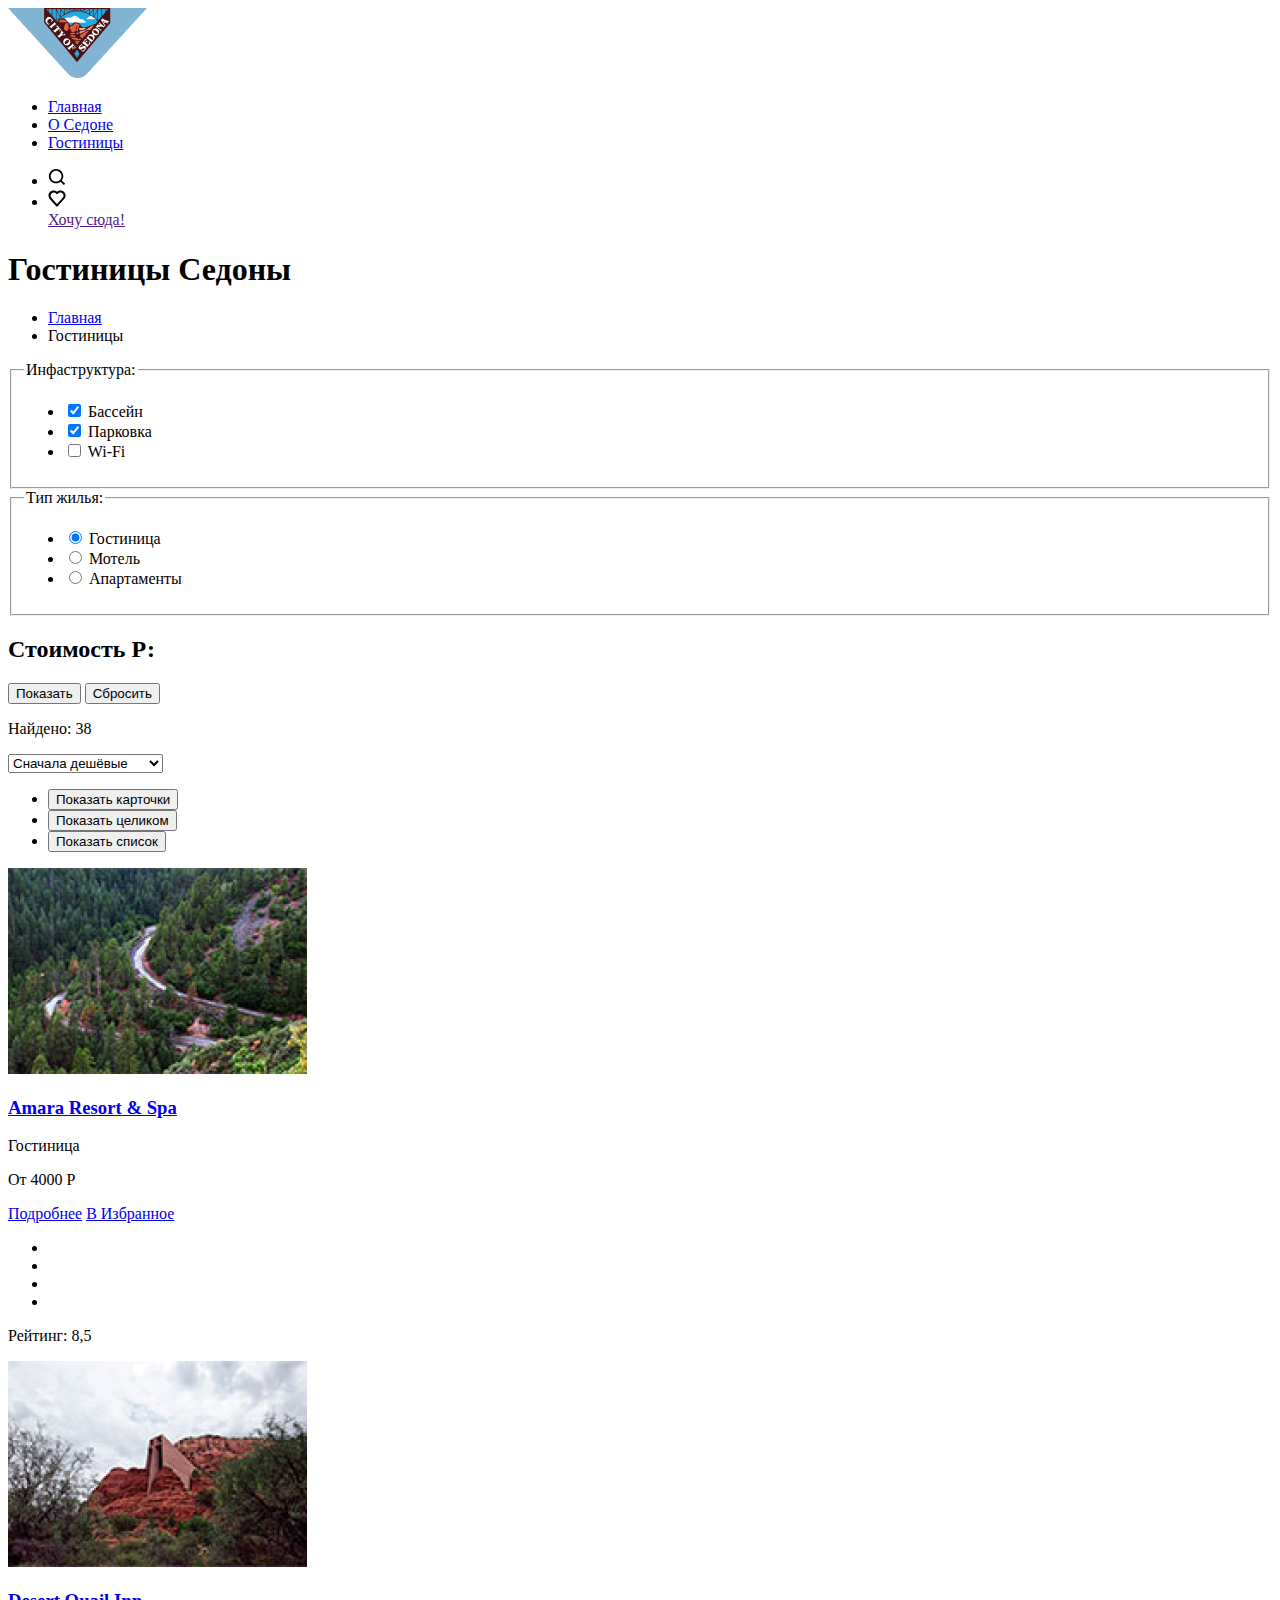
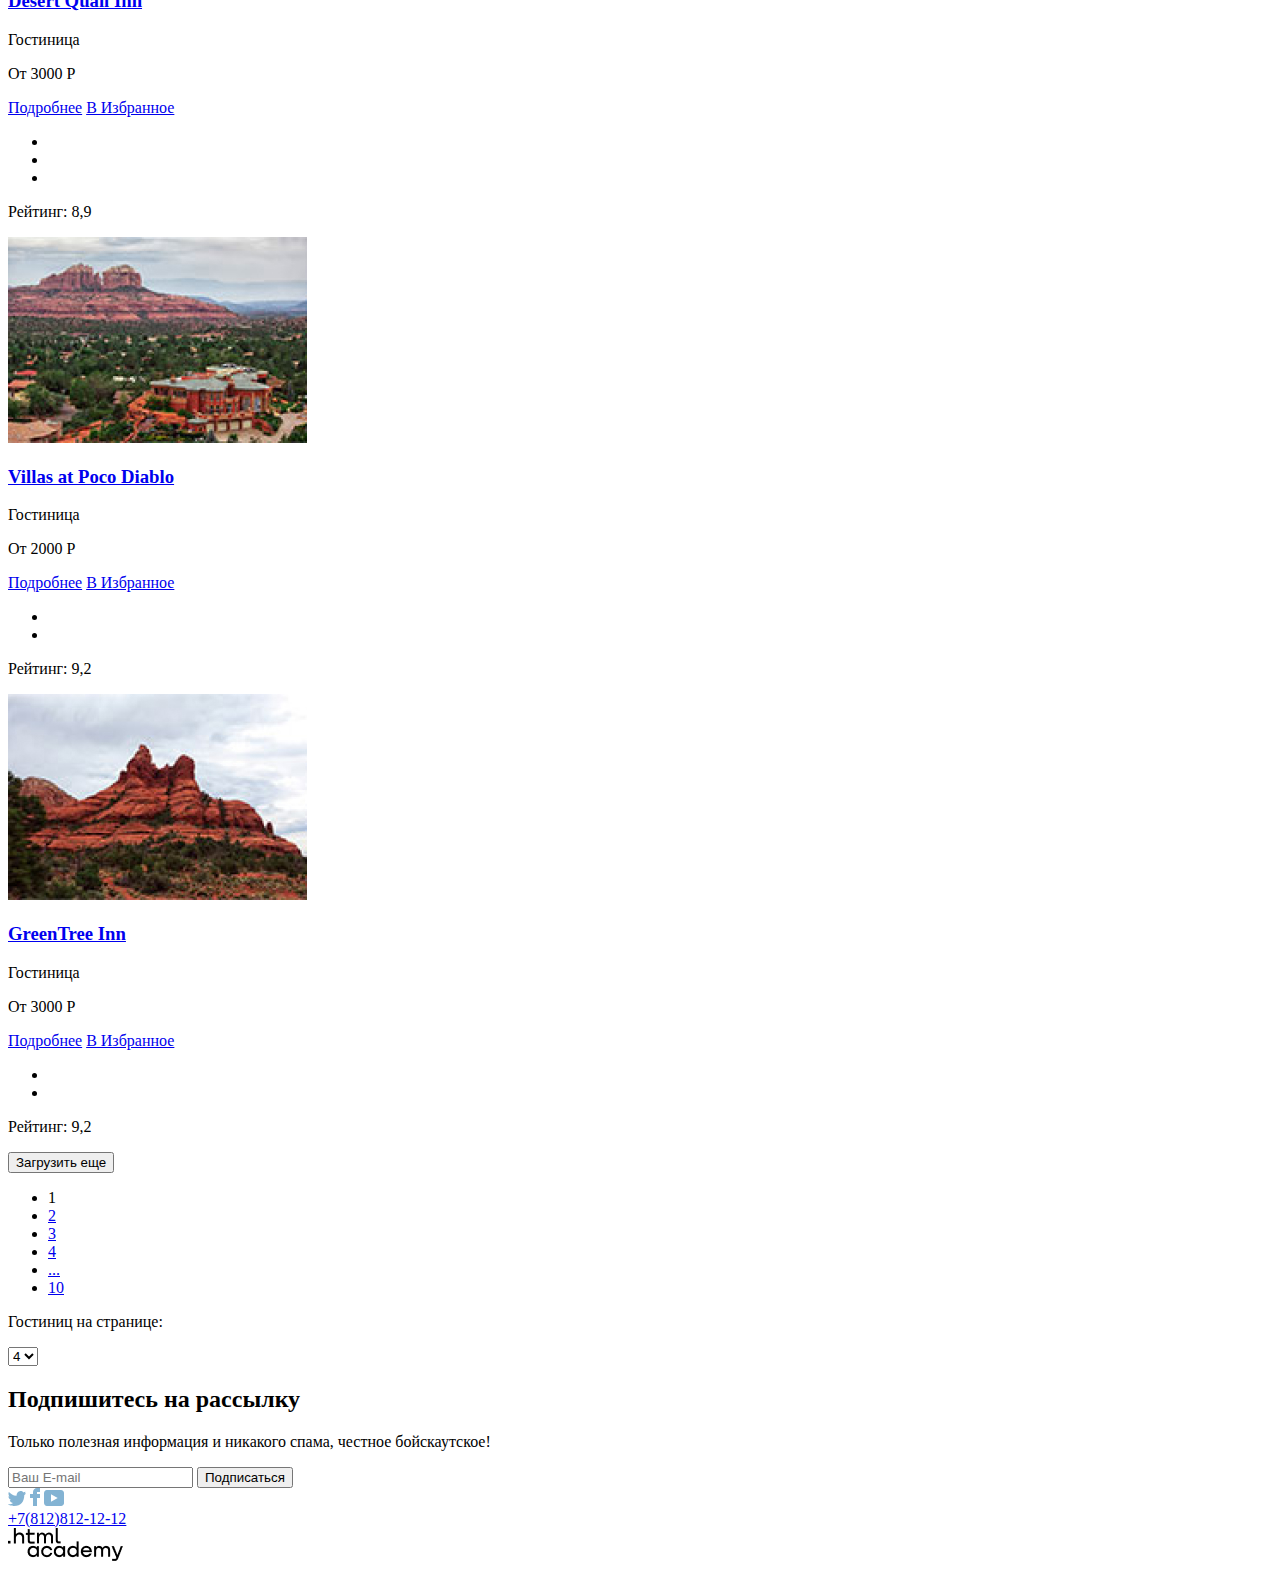
<file: 2/catalog.html>
<!DOCTYPE html>
<html lang="ru">
  <head>
    <meta charset="utf-8">
    <title>HTML Academy: Седона</title>
    <base href="https://htmlacademy-htmlcss.github.io/1975981-sedona-33/2/">
</head>
  <body>
    <header>
      <div class="container">
        <nav class="main-nav">
          <a href="index.html" class="logo"><img src="images/logo.png" alt="Седона" width="139" height="70"></a>
          <ul class="menu">
            <li class="menu-title">
              <a href="index.html">Главная</a>
            </li>
            <li class="menu-title">
              <a href="#">О Седоне</a>
            </li>
            <li class="menu-title">
              <a href="catalog.html">Гостиницы</a>
            </li>
          </ul>
          <ul class="user-menu">
            <li class="user-menu-icon">
              <a href="#"><img src="images/search.svg" alt="Поиск" width="18.05" height="18.1"></a>
              <span hidden>Поиск</span>
            </li>
            <li class="user-menu-icon">
              <a href="catalog.html"><img src="images/favorite.svg" alt="Избранное" width="18.05" height="17"></a>
              <span hidden>Избранное</span>
            </li>
            <a href="" class="menu-button">Хочу сюда!</a>
          </ul>
        </nav>
      </div>
    </header>
    <main>
      <div class="container">
        <h1 class="catalog-name">Гостиницы Седоны</h1>
        <ul class="breadcrumbs">
          <li class="breadcrumbs-item">
            <a class="breadcrumbs-link visually-hidden" href="index.html">Главная</a>
          </li>
          <li class="breadcrumbs-item">
            <a class="breadcrumbs-link">Гостиницы</a>
          </li>
        </ul>
        <form class="filtration_structure" method="post" action="https://echo.htmlacademy.ru">
            <div class="components">
                <fieldset class="components_structure">
                    <legend class="components_title">Инфаструктура:</legend>
                    <ul class="components_list">
                        <li class="components_item">
                            <label class="component_label-checkbox">
                                <input class="components_checkbox" type="checkbox" name="component" checked>
                                <span class="component_text">Бассейн</span>
                            </label>
                        </li>
                        <li class="components_item">
                            <label class="component_label-checkbox">
                                <input class="components_checkbox" type="checkbox" name="component" checked>
                                <span class="component_text">Парковка</span>
                            </label>
                        </li>
                        <li class="components_item">
                            <label class="component_label-checkbox">
                                <input class="components_checkbox" type="checkbox" name="component">
                                <span class="component_text">Wi-Fi</span>
                            </label>
                        </li>
                    </ul>
                </fieldset>
            </div>
            <div class="filtration_house">
                <fieldset class="house_structure">
                    <legend class="house_title">Тип жилья:</legend>
                    <ul class="house_list">
                        <li class="house_item">
                            <label class="house_label">
                                <input class="house_radio" type="radio" value="hotel" name="house_type" checked >
                                <span class="component_text">Гостиница</span>
                            </label>
                        </li>
                        <li class="house_item">
                          <label class="house_label">
                              <input class="house_radio" type="radio" value="motel" name="house_type">
                              <span class="component_text">Мотель</span>
                            </label>
                        </li>
                        <li class="house_item">
                          <label class="house_label">
                              <input class="house_radio" type="radio" value="apartments" name="house_type">
                              <span class="component_text">Апартаменты</span>
                            </label>
                        </li>
                    </ul>
                </fieldset>
            </div>
            <div class="price-filter">
              <h2 class="house_title">Стоимость Р:</h2>
           </div>
           <button class="button" type="submit">Показать</button>
           <button class="button" type="reset">Сбросить</button>
         </form>
         <div class="container">
          <p class="nav_title">Найдено: 
            <span class="nav_text">38</span>
          </p>
          <div class="nav_select">
            <select class="select-control" aria-label="Сортировка">
              <option value="cheap">Сначала дешёвые</option>
              <option value="expensive">Сначала дорогие</option>
              <option value="popular">Сначала популярные</option>
            </select>
          </div>
          <div class="button_display">
            <ul class="button_display_list">
              <li class="button_display_item">
                <button class="button_card visually-hidden" type="button">Показать карточки</button>
              </li>
              <li class="button_display_item">
                <button class="button_full visually-hidden" type="button">Показать целиком</button>
              </li>
              <li class="button_display_item">
                <button class="button_list visually-hidden" type="button">Показать список</button>
              </li>
            </ul>
           </div>
      </main>
  <section class="products_cart">
    <div class="container">
      <div class="product-card">
        <a class="product-card-link" href="#">
          <img class="product-card-image" src="images/hotel-1.jpg" alt="Фотография отеля" width="299" height="206">
          <h3 class="product-card-title">Amara Resort & Spa</h3>
        </a>
        <p>Гостиница</p>
        <p>От 4000 Р</p>
        <a class="button_more" href="#">Подробнее</a>
        <a class="button_like" href="#">В Избранное</a>
        <ul class="rating_list">
          <li class="rating_item"></li>
          <li class="rating_item"></li>
          <li class="rating_item"></li>
          <li class="rating_item"></li>
        </ul>
        <p class="rating">Рейтинг: 8,5</p>
      </div>
      <div class="product-card">
        <a class="product-card-link" href="#">
          <img class="product-card-image" src="images/hotel-2.jpg" alt="Фотография отеля" width="299" height="206">
          <h3 class="product-card-title">Desert Quail Inn</h3>
        </a>
        <p>Гостиница</p>
        <p>От 3000 Р</p>
        <a class="button_more" href="#">Подробнее</a>
        <a class="button_like" href="#">В Избранное</a>
        <ul class="rating_list">
          <li class="rating_item"></li>
          <li class="rating_item"></li>
          <li class="rating_item"></li>
        </ul>
        <p class="rating">Рейтинг: 8,9</p>
      </div>
      <div class="product-card">
        <a class="product-card-link" href="#">
          <img class="product-card-image" src="images/hotel-3.jpg" alt="Фотография отеля" width="299" height="206">
          <h3 class="product-card-title">Villas at Poco Diablo</h3>
        </a>
        <p>Гостиница</p>
        <p>От 2000 Р</p>
        <a class="button_more" href="#">Подробнее</a>
        <a class="button_like" href="#">В Избранное</a>
        <ul class="rating_list">
          <li class="rating_item"></li>
          <li class="rating_item"></li>
        </ul>
        <p class="rating">Рейтинг: 9,2</p>
      </div>
      <div class="product-card">
        <a class="product-card-link" href="#">
          <img class="product-card-image" src="images/hotel-4.jpg" alt="Фотография отеля" width="299" height="206">
          <h3 class="product-card-title">GreenTree Inn</h3>
        </a>
        <p>Гостиница</p>
        <p>От 3000 Р</p>
        <a class="button_more" href="#">Подробнее</a>
        <a class="button_like" href="#">В Избранное</a>
        <ul class="rating_list">
          <li class="rating_item"></li>
          <li class="rating_item"></li>
        </ul>
        <p class="rating">Рейтинг: 9,2</p>
      </div>
    </div>
    <div class="see-more">
      <button class="button_see_more" type="button">Загрузить еще</button>
    </div>
  </section>
  <section class="pagination">
    <div class="container">
      <ul class="pagination_list">
        <li class="pagination-item">
          <a class="pagination-link">1</a>
        </li>
        <li class="pagination-item">
          <a class="pagination-link" href="#">2</a>
        </li>
        <li class="pagination-item">
          <a class="pagination-link" href="#">3</a>
        </li>
        <li class="pagination-item">
          <a class="pagination-link" href="#">4</a>
        </li>
        <li class="pagination-item">
          <a class="pagination-link" href="#">...</a>
        </li>
        <li class="pagination-item">
          <a class="pagination-link" href="#">10</a>
        </li>
      </ul>
      <div>
       <p class="hotels_q">Гостиниц на странице:</p>
        <select class="select-control" aria-label="Количество гостиниц">
          <option value="one">1</option>
          <option value="two">2</option>
          <option value="three">3</option>
          <option value="four" selected>4</option>
        </select>
      </div>
    </div>
  </section>
  <section class="subscribe">
    <div class="container">
      <div class="subscribe_text">
        <h2 class="subscribe_title">Подпишитесь на рассылку</h2>
        <p class="subscribe_desc">Только полезная информация и никакого спама, честное бойскаутское!</p>
     </div>
     <form action="">
      <div class="">
         <input type="text" placeholder="Ваш E-mail" name="mail">
         <input type="submit" value="Подписаться">
        </div>
      </form>
    </div>
  </section>
  <footer>
    <div class="footer-social">
      <a href="https://twitter.com/htmlacademy_ru"><img src="images/social-twitter.svg" alt="Логотип Твиттер" width="18" height="15"></a>
      <a href="https://www.facebook.com/htmlacademy"><img src="images/social-facebook.svg" alt="Логотип Фейсбук" width="10" height="18"></a>
      <a href="https://www.youtube.com/c/HTMLAcademyRUS"><img src="images/social-youtube.svg" alt="Логотип Ютуб" width="20" height="16"></a>
    </div>
    <div class="footer-phone">
      <a href="tel:+78121212">+7(812)812-12-12</a>
    </div>
    <div class="footer-logo">
      <a href="https://htmlacademy.ru/"><img src="images/logo_htmlacademy.png" alt="Логотип Академии" width="115" height="34"></a>
    </div>
  </footer>
</body>
</html>
</file>
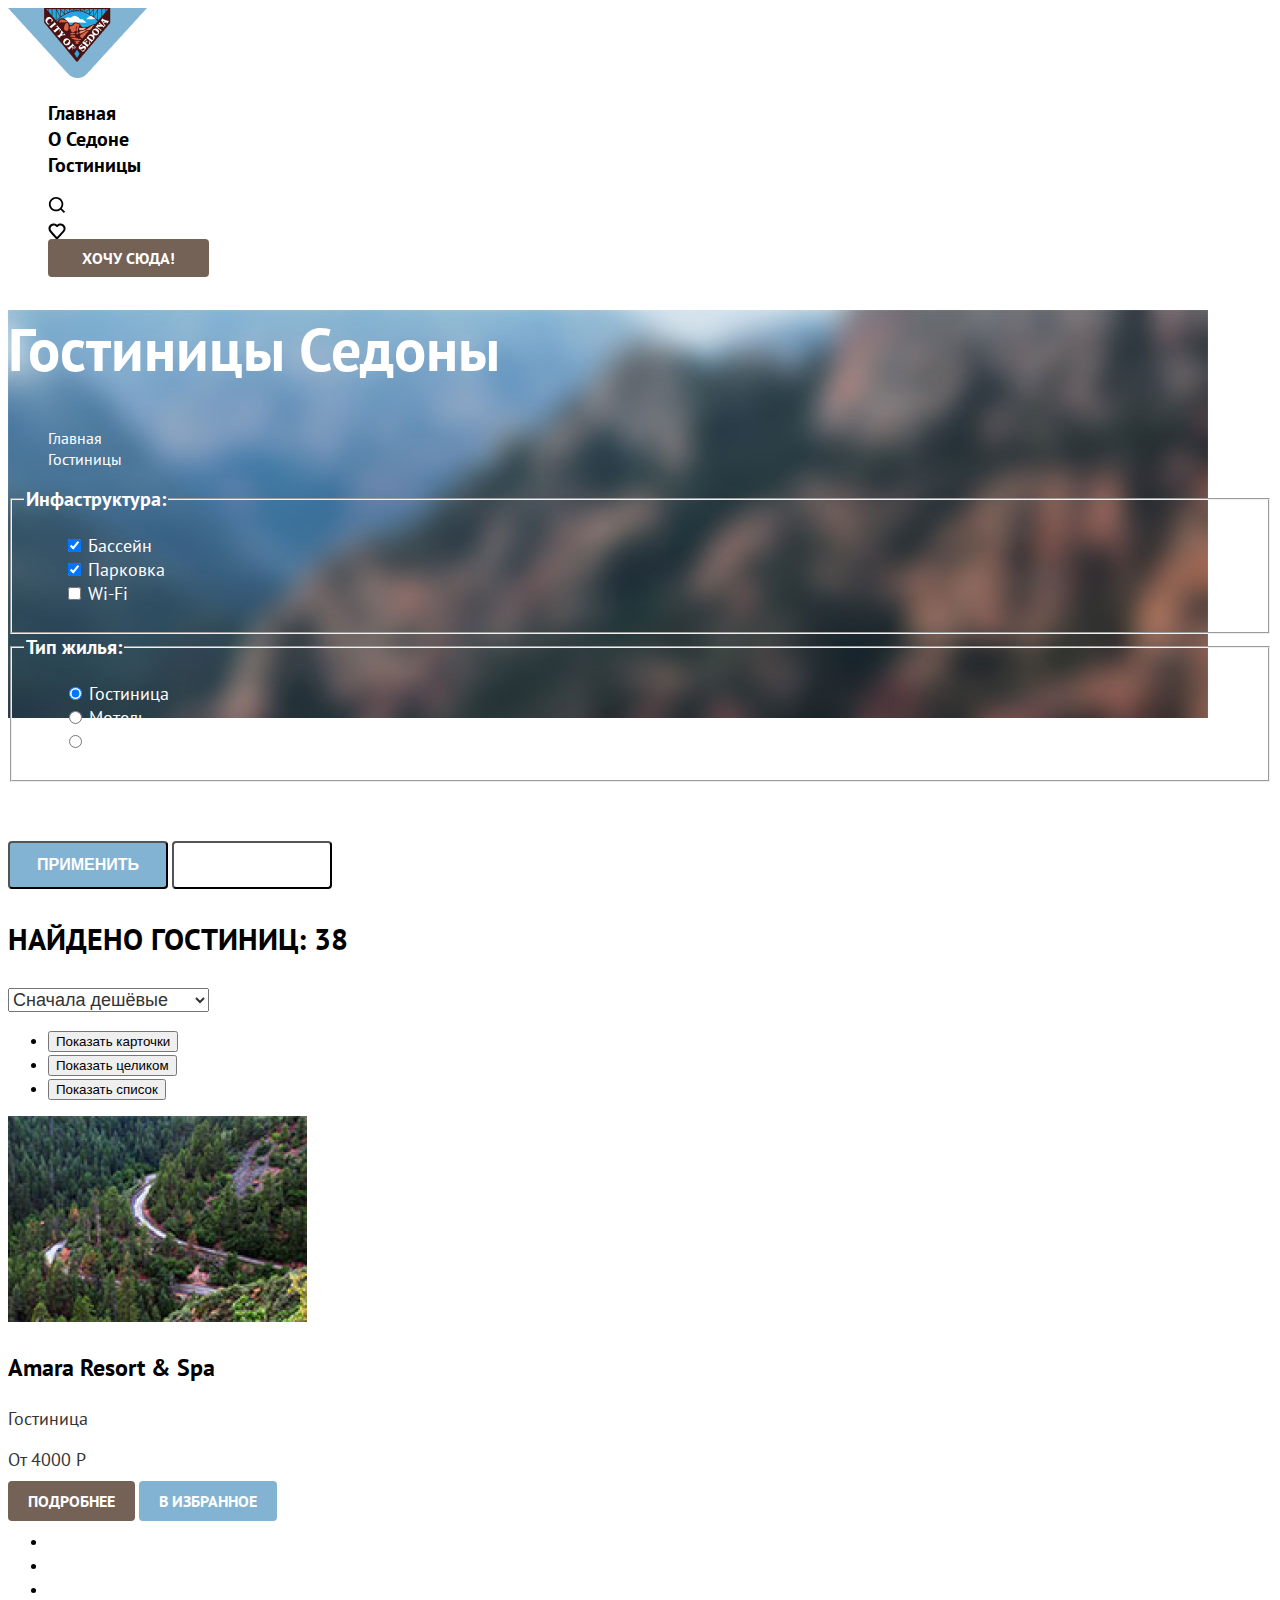
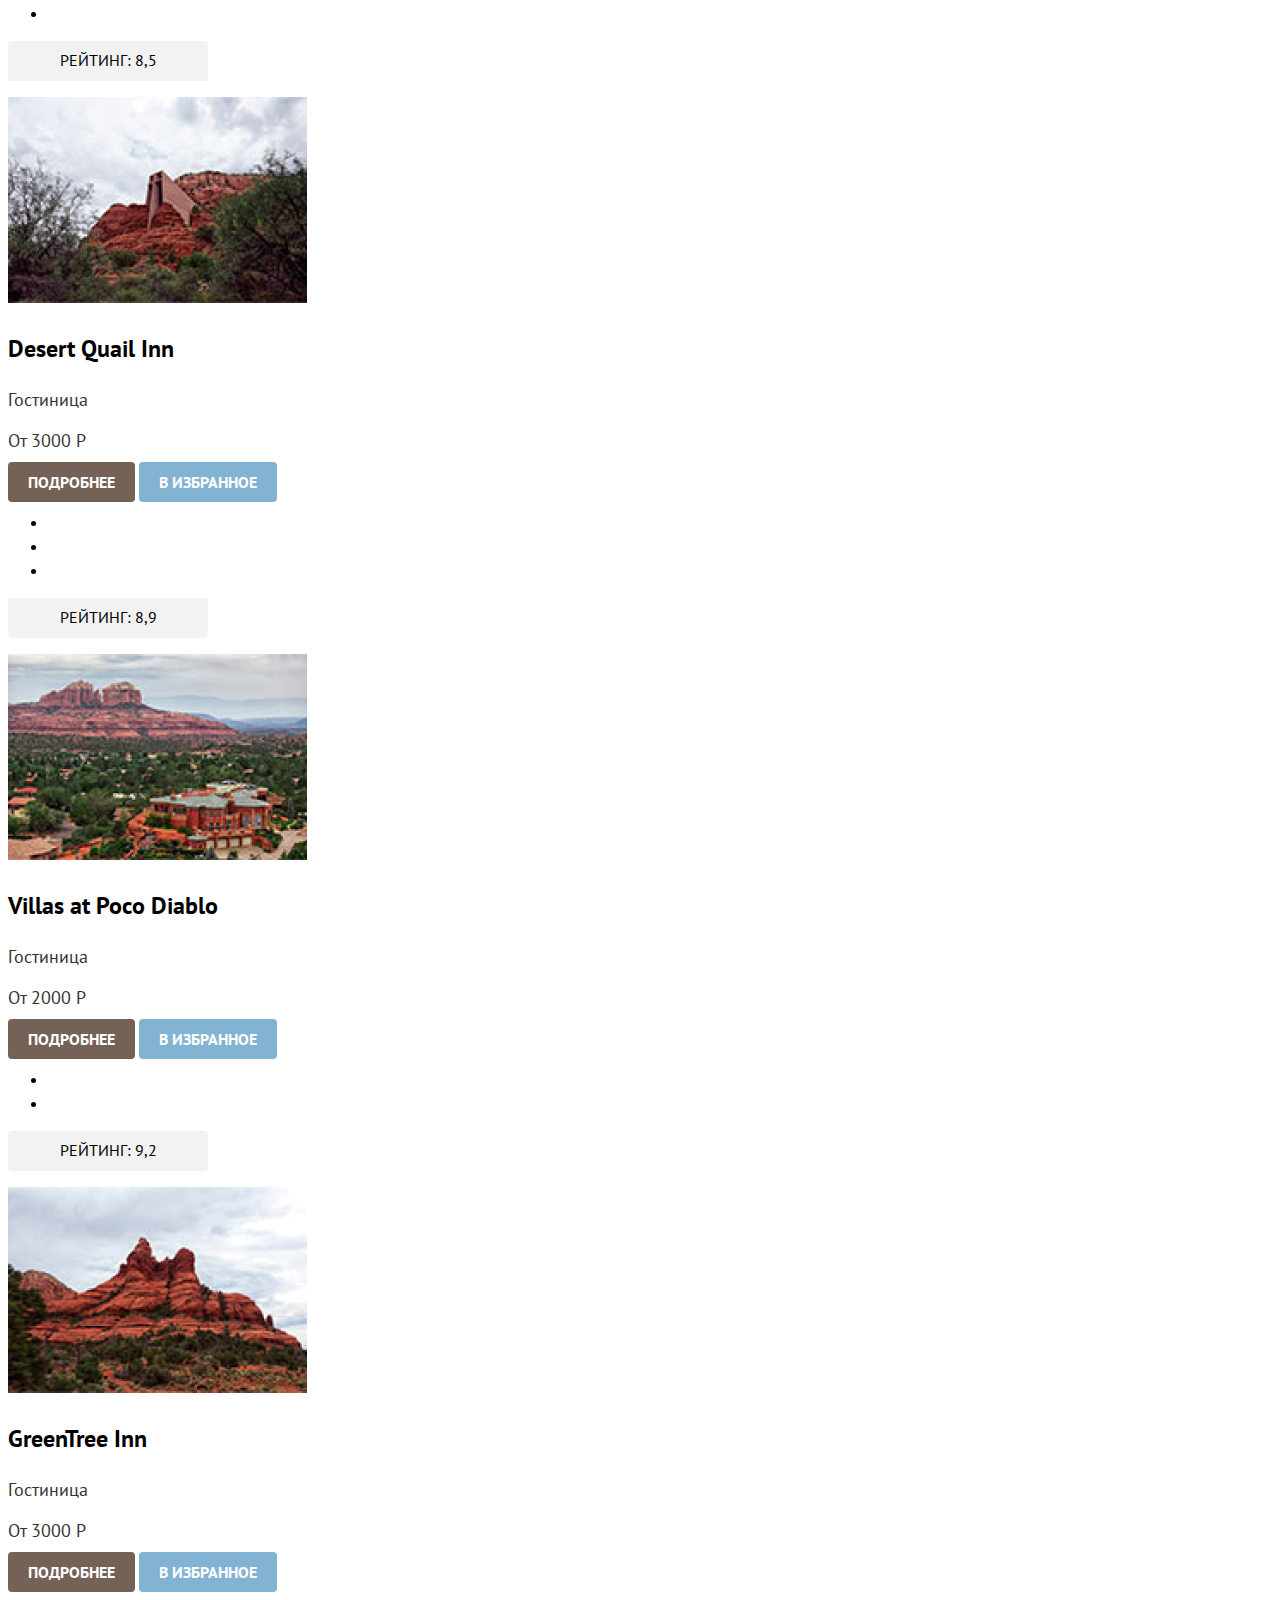
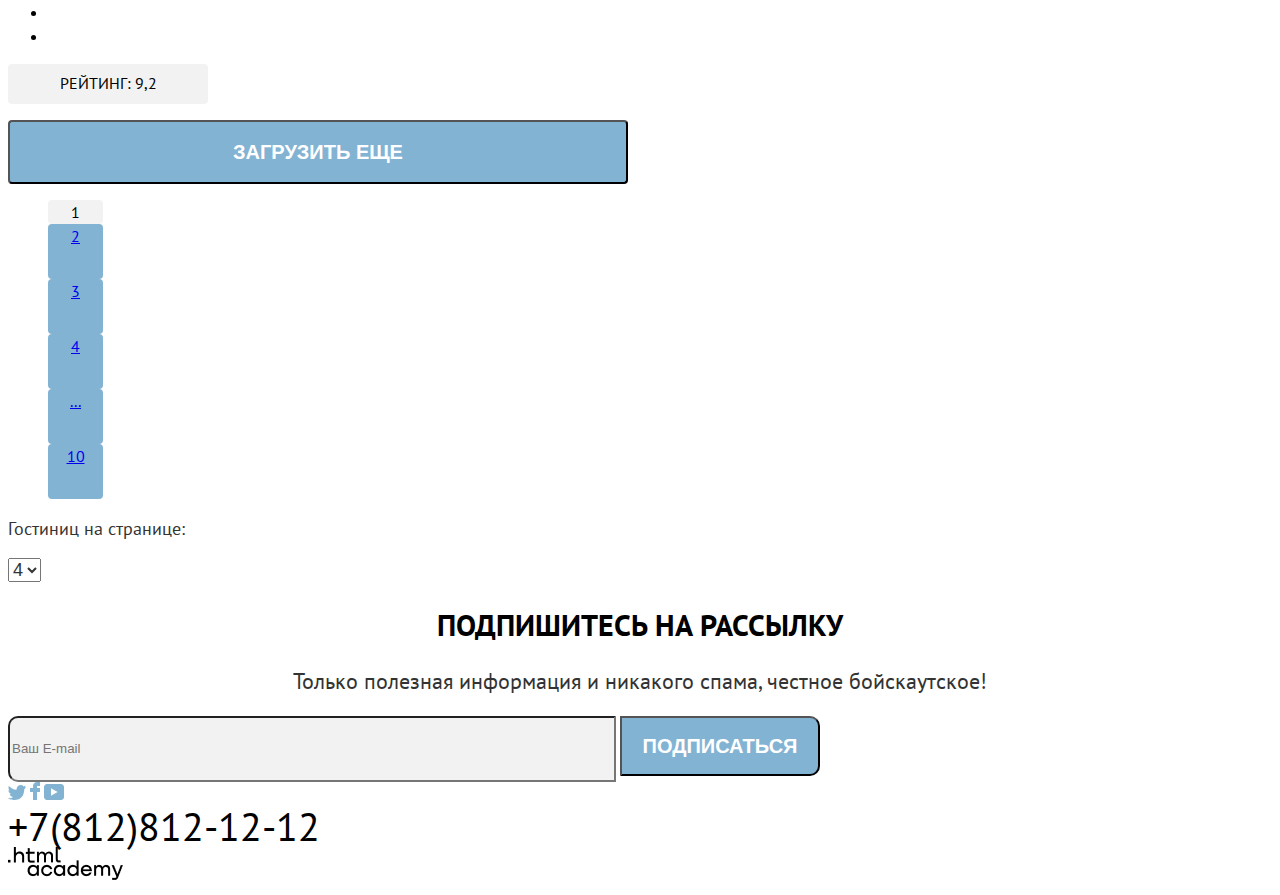
<file: 3/catalog.html>
<!DOCTYPE html>
<html lang="ru">
  <head>
    <meta charset="utf-8">
    <link rel="stylesheet" href="styles/styles.css">
    <title>HTML Academy: Седона</title>
    <base href="https://htmlacademy-htmlcss.github.io/1975981-sedona-33/3/">
</head>
  <body>
    <header>
      <div class="container">
        <nav class="main-nav">
          <a href="index.html" class="logo"><img src="images/logo.png" alt="Седона" width="139" height="70"></a>
          <ul class="menu">
            <li class="menu-title">
              <a class="navigation-link" href="index.html">Главная</a>
            </li>
            <li class="menu-title">
              <a class="navigation-link" href="#">О Седоне</a>
            </li>
            <li class="menu-title">
              <a class="navigation-link" href="catalog.html">Гостиницы</a>
            </li>
          </ul>
          <ul class="user-menu">
            <li class="user-menu-icon">
              <a class="navigation-link" href="#"><img src="images/search.svg" alt="Поиск" width="18.05" height="18.1"></a>
              <span hidden>Поиск</span>
            </li>
            <li class="user-menu-icon">
              <a class="navigation-link" href="catalog.html"><img src="images/favorite.svg" alt="Избранное" width="18.05" height="17"></a>
              <span hidden>Избранное</span>
            </li>
            <a href="" class="menu-button">Хочу сюда!</a>
          </ul>
        </nav>
      </div>
    </header>
    <main class="catalog_container">
      <div class="container">
        <h1 class="catalog-name">Гостиницы Седоны</h1>
        <ul class="breadcrumbs">
          <li class="breadcrumbs-item">
            <a class="breadcrumbs-link visually-hidden" href="index.html">Главная</a>
          </li>
          <li class="breadcrumbs-item">
            <a class="breadcrumbs-link">Гостиницы</a>
          </li>
        </ul>
        <form class="filtration_structure" method="post" action="https://echo.htmlacademy.ru">
            <div class="components">
                <fieldset class="components_structure">
                    <legend class="components_title">Инфаструктура:</legend>
                    <ul class="components_list">
                        <li class="components_item">
                            <label class="component_label-checkbox">
                                <input class="components_checkbox" type="checkbox" name="component" checked>
                                <span class="component_text">Бассейн</span>
                            </label>
                        </li>
                        <li class="components_item">
                            <label class="component_label-checkbox">
                                <input class="components_checkbox" type="checkbox" name="component" checked>
                                <span class="component_text">Парковка</span>
                            </label>
                        </li>
                        <li class="components_item">
                            <label class="component_label-checkbox">
                                <input class="components_checkbox" type="checkbox" name="component">
                                <span class="component_text">Wi-Fi</span>
                            </label>
                        </li>
                    </ul>
                </fieldset>
            </div>
            <div class="filtration_house">
                <fieldset class="house_structure">
                    <legend class="house_title">Тип жилья:</legend>
                    <ul class="house_list">
                        <li class="house_item">
                            <label class="house_label">
                                <input class="house_radio" type="radio" value="hotel" name="house_type" checked >
                                <span class="component_text">Гостиница</span>
                            </label>
                        </li>
                        <li class="house_item">
                          <label class="house_label">
                              <input class="house_radio" type="radio" value="motel" name="house_type">
                              <span class="component_text">Мотель</span>
                            </label>
                        </li>
                        <li class="house_item">
                          <label class="house_label">
                              <input class="house_radio" type="radio" value="apartments" name="house_type">
                              <span class="component_text">Апартаменты</span>
                            </label>
                        </li>
                    </ul>
                </fieldset>
            </div>
            <div class="price-filter">
              <h2 class="house_title">Стоимость Р:</h2>
           </div>
           <button class="button_apply" type="submit">Применить</button>
           <button class="button_reset" type="reset">Сбросить</button>
         </form>
         <div class="container">
          <p class="nav_title">Найдено гостиниц: 
            <span class="nav_text">38</span>
          </p>
          <div class="nav_select">
            <select class="select-control" aria-label="Сортировка">
              <option value="cheap">Сначала дешёвые</option>
              <option value="expensive">Сначала дорогие</option>
              <option value="popular">Сначала популярные</option>
            </select>
          </div>
          <div class="button_display">
            <ul class="button_display_list">
              <li class="button_display_item">
                <button class="button_card visually-hidden" type="button">Показать карточки</button>
              </li>
              <li class="button_display_item">
                <button class="button_full visually-hidden" type="button">Показать целиком</button>
              </li>
              <li class="button_display_item">
                <button class="button_list visually-hidden" type="button">Показать список</button>
              </li>
            </ul>
           </div>
      </main>
  <section class="products_cart">
    <div class="container">
      <div class="product-card">
        <a class="product-card-link" href="#">
          <img class="product-card-image" src="images/hotel-1.jpg" alt="Фотография отеля" width="299" height="206">
          <h3 class="product-card-title">Amara Resort & Spa</h3>
        </a>
        <p class="desc_hot_and_price">Гостиница</p>
        <p class="desc_hot_and_price">От 4000 Р</p>
        <a class="button_more" href="#">Подробнее</a>
        <a class="button_like" href="#">В Избранное</a>
        <ul class="rating_list">
          <li class="rating_item"></li>
          <li class="rating_item"></li>
          <li class="rating_item"></li>
          <li class="rating_item"></li>
        </ul>
        <p class="rating">Рейтинг: 8,5</p>
      </div>
      <div class="product-card">
        <a class="product-card-link" href="#">
          <img class="product-card-image" src="images/hotel-2.jpg" alt="Фотография отеля" width="299" height="206">
          <h3 class="product-card-title">Desert Quail Inn</h3>
        </a>
        <p class="desc_hot_and_price">Гостиница</p>
        <p class="desc_hot_and_price">От 3000 Р</p>
        <a class="button_more" href="#">Подробнее</a>
        <a class="button_like" href="#">В Избранное</a>
        <ul class="rating_list">
          <li class="rating_item"></li>
          <li class="rating_item"></li>
          <li class="rating_item"></li>
        </ul>
        <p class="rating">Рейтинг: 8,9</p>
      </div>
      <div class="product-card">
        <a class="product-card-link" href="#">
          <img class="product-card-image" src="images/hotel-3.jpg" alt="Фотография отеля" width="299" height="206">
          <h3 class="product-card-title">Villas at Poco Diablo</h3>
        </a>
        <p class="desc_hot_and_price">Гостиница</p>
        <p class="desc_hot_and_price">От 2000 Р</p>
        <a class="button_more" href="#">Подробнее</a>
        <a class="button_like" href="#">В Избранное</a>
        <ul class="rating_list">
          <li class="rating_item"></li>
          <li class="rating_item"></li>
        </ul>
        <p class="rating">Рейтинг: 9,2</p>
      </div>
      <div class="product-card">
        <a class="product-card-link" href="#">
          <img class="product-card-image" src="images/hotel-4.jpg" alt="Фотография отеля" width="299" height="206">
          <h3 class="product-card-title">GreenTree Inn</h3>
        </a>
        <p class="desc_hot_and_price">Гостиница</p>
        <p class="desc_hot_and_price">От 3000 Р</p>
        <a class="button_more" href="#">Подробнее</a>
        <a class="button_like" href="#">В Избранное</a>
        <ul class="rating_list">
          <li class="rating_item"></li>
          <li class="rating_item"></li>
        </ul>
        <p class="rating">Рейтинг: 9,2</p>
      </div>
    </div>
    <div class="see-more">
      <button class="button_see_more" type="button">Загрузить еще</button>
    </div>
  </section>
  <section class="pagination">
    <div class="container">
      <ul class="pagination_list">
        <li class="pagination-item-selected">
          <a class="pagination-link">1</a>
        </li>
        <li class="pagination-item">
          <a class="pagination-link" href="#">2</a>
        </li>
        <li class="pagination-item">
          <a class="pagination-link" href="#">3</a>
        </li>
        <li class="pagination-item">
          <a class="pagination-link" href="#">4</a>
        </li>
        <li class="pagination-item">
          <a class="pagination-link" href="#">...</a>
        </li>
        <li class="pagination-item">
          <a class="pagination-link" href="#">10</a>
        </li>
      </ul>
      <div>
       <p class="hotels_q">Гостиниц на странице:</p>
        <select class="select-control" aria-label="Количество гостиниц">
          <option value="one">1</option>
          <option value="two">2</option>
          <option value="three">3</option>
          <option value="four" selected>4</option>
        </select>
      </div>
    </div>
  </section>
  <section class="subscribe">
    <div class="container">
      <div class="subscribe_text">
        <h2 class="subscribe_catalog_title">Подпишитесь на рассылку</h2>
        <p class="subscribe_catalog_desc">Только полезная информация и никакого спама, честное бойскаутское!</p>
     </div>
     <form action="">
      <div class="">
         <input class="sub_field" type="text" placeholder="Ваш E-mail" name="mail">
         <input class="sub_butoon" type="submit" value="Подписаться">
        </div>
      </form>
    </div>
  </section>
  <footer>
    <div class="footer-social">
      <a href="https://twitter.com/htmlacademy_ru"><img src="images/social-twitter.svg" alt="Логотип Твиттер" width="18" height="15"></a>
      <a href="https://www.facebook.com/htmlacademy"><img src="images/social-facebook.svg" alt="Логотип Фейсбук" width="10" height="18"></a>
      <a href="https://www.youtube.com/c/HTMLAcademyRUS"><img src="images/social-youtube.svg" alt="Логотип Ютуб" width="20" height="16"></a>
    </div>
    <div class="footer-phone">
      <a href="tel:+78121212">+7(812)812-12-12</a>
    </div>
    <div class="footer-logo">
      <a href="https://htmlacademy.ru/"><img src="images/logo_htmlacademy.png" alt="Логотип Академии" width="115" height="34"></a>
    </div>
  </footer>
</body>
</html>
</file>
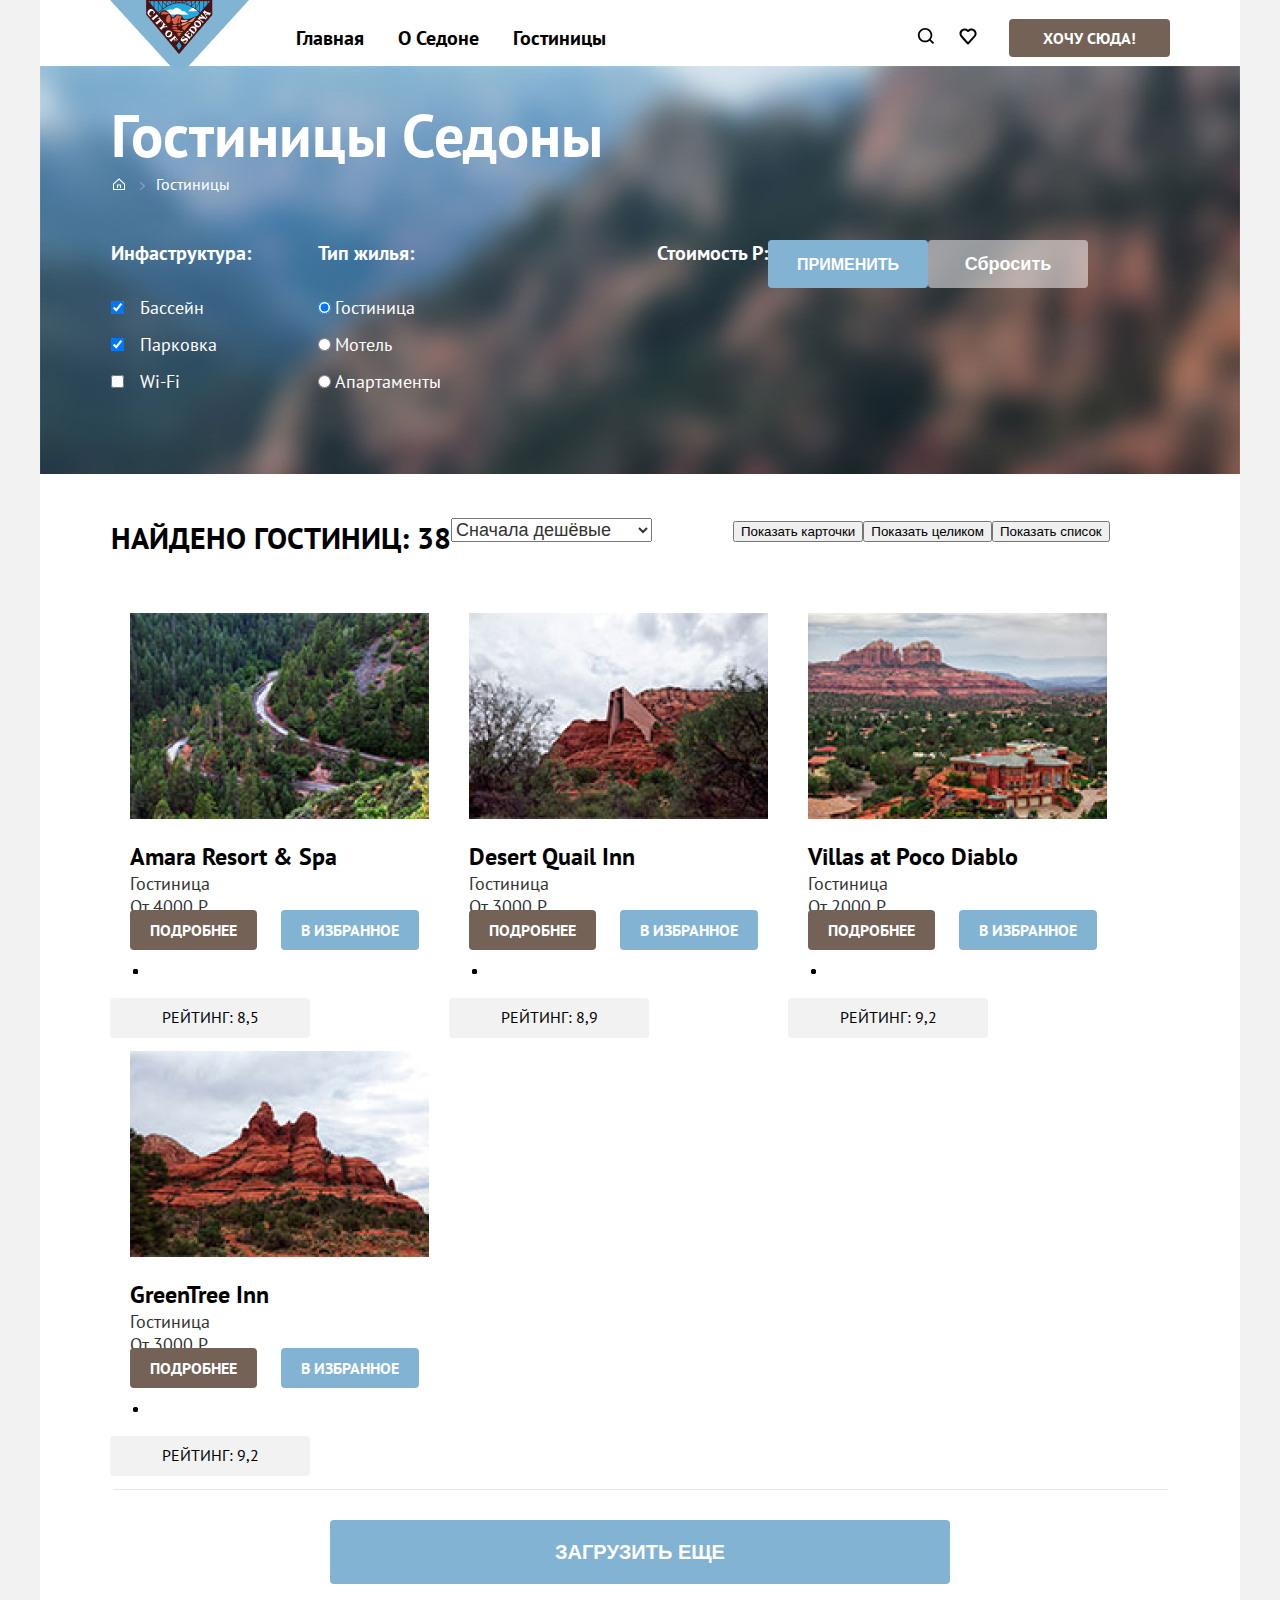
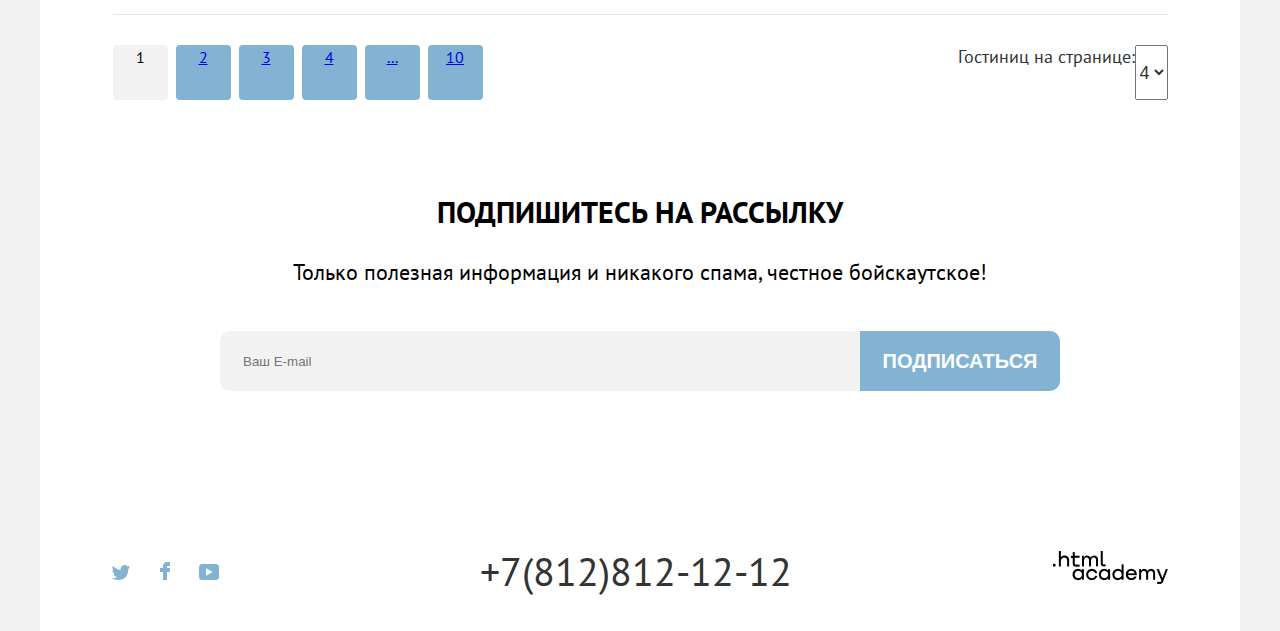
<file: 4/catalog.html>
<!DOCTYPE html>
<html lang="ru">
  <head>
    <meta charset="utf-8">
    <link rel="stylesheet" href="styles/styles.css">
    <title>HTML Academy: Седона</title>
    <base href="https://htmlacademy-htmlcss.github.io/1975981-sedona-33/4/">
</head>
  <body>
    <header>
      <div class="container">
        <nav class="main-nav">
          <a href="index.html" class="logo"><img src="images/logo.png" alt="Седона" width="139" height="70"></a>
          <ul class="menu">
            <li class="menu-title">
              <a class="navigation-link" href="index.html">Главная</a>
            </li>
            <li class="menu-title">
              <a class="navigation-link" href="#">О Седоне</a>
            </li>
            <li class="menu-title">
              <a class="navigation-link" href="catalog.html">Гостиницы</a>
            </li>
          </ul>
          <ul class="user-menu">
            <li class="user-menu-icon">
              <a class="navigation-link" href="#"><img src="images/search.svg" alt="Поиск" width="18.05" height="18.1"></a>
              <span hidden>Поиск</span>
            </li>
            <li class="user-menu-icon">
              <a class="navigation-link" href="catalog.html"><img src="images/favorite.svg" alt="Избранное" width="18.05" height="17"></a>
              <span hidden>Избранное</span>
            </li>
            <a href="" class="button button_want">Хочу сюда!</a>
          </ul>
        </nav>
      </div>
    </header>
    <main class="catalog_container container">
      <div class="container">
        <h1 class="catalog-name">Гостиницы Седоны</h1>
        <ul class="breadcrumbs">
          <li class="breadcrumbs-item">
            <a class="breadcrumbs-link visually-hidden" href="index.html"><img src="images/home_logo.svg" alt="Главная"></a>
            <span hidden>Главная</span>
            <img class="nav_arrow" src="images/nav-link.svg" alt="">
          </li>
          <li class="breadcrumbs-item">
            <a class="breadcrumbs-link">Гостиницы</a>
          </li>
        </ul>
        <form class="filtration_structure" method="post" action="https://echo.htmlacademy.ru">
            <div class="components">
                <fieldset class="components_structure">
                    <legend class="components_title">Инфаструктура:</legend>
                    <ul class="components_list">
                        <li class="components_item">
                            <label class="component_label-checkbox">
                                <input class="components_checkbox" type="checkbox" name="component" checked>
                                <span class="component_text">Бассейн</span>
                            </label>
                        </li>
                        <li class="components_item">
                            <label class="component_label-checkbox">
                                <input class="components_checkbox" type="checkbox" name="component" checked>
                                <span class="component_text">Парковка</span>
                            </label>
                        </li>
                        <li class="components_item">
                            <label class="component_label-checkbox">
                                <input class="components_checkbox" type="checkbox" name="component">
                                <span class="component_text">Wi-Fi</span>
                            </label>
                        </li>
                    </ul>
                </fieldset>
            </div>
            <div class="filtration_house">
                <fieldset class="house_structure">
                    <legend class="house_title">Тип жилья:</legend>
                    <ul class="house_list">
                        <li class="house_item">
                            <label class="house_label">
                                <input class="house_radio" type="radio" value="hotel" name="house_type" checked >
                                <span class="component_text">Гостиница</span>
                            </label>
                        </li>
                        <li class="house_item">
                          <label class="house_label">
                              <input class="house_radio" type="radio" value="motel" name="house_type">
                              <span class="component_text">Мотель</span>
                            </label>
                        </li>
                        <li class="house_item">
                          <label class="house_label">
                              <input class="house_radio" type="radio" value="apartments" name="house_type">
                              <span class="component_text">Апартаменты</span>
                            </label>
                        </li>
                    </ul>
                </fieldset>
            </div>
            <div class="price-filter">
              <h2 class="house_title">Стоимость Р:</h2>
           </div>
           <button class="button button_apply" type="submit">Применить</button>
           <button class="button button_reset" type="reset">Сбросить</button>
         </form>
      </main>
         <div class="container hotels_container">
           <div class="filtration">
             <p class="nav_title">Найдено гостиниц: 38</p>
              <div class="nav_select">
                <select class="select-control" aria-label="Сортировка">
                 <option value="cheap">Сначала дешёвые</option>
                 <option value="expensive">Сначала дорогие</option>
                 <option value="popular">Сначала популярные</option>
                </select>
              </div>
               <div class="button_display">
                 <ul class="button_display_list">
                   <li class="button_display_item">
                      <button class="button_card visually-hidden" type="button">Показать карточки</button>
                    </li>
                   <li class="button_display_item">
                      <button class="button_full visually-hidden" type="button">Показать целиком</button>
                   </li>
                   <li class="button_display_item">
                      <button class="button_list visually-hidden" type="button">Показать список</button>
                   </li>
                 </ul>
                </div>
            </div>
  <section class="products_cart">
    <div class="container cards">
      <div class="product-card">
        <a class="product-card-link" href="#">
          <img class="product-card-image" src="images/hotel-1.jpg" alt="Фотография отеля" width="299" height="206">
          <h3 class="product-card-title">Amara Resort & Spa</h3>
        </a>
        <p class="desc_hot_and_price">Гостиница</p>
        <p class="desc_hot_and_price">От 4000 Р</p>
        <a class="button button_more" href="#">Подробнее</a>
        <a class="button button_like" href="#">В Избранное</a>
        <ul class="rating_list">
          <li class="rating_item"></li>
          <li class="rating_item"></li>
          <li class="rating_item"></li>
          <li class="rating_item"></li>
        </ul>
        <p class="rating">Рейтинг: 8,5</p>
      </div>
      <div class="product-card">
        <a class="product-card-link" href="#">
          <img class="product-card-image" src="images/hotel-2.jpg" alt="Фотография отеля" width="299" height="206">
          <h3 class="product-card-title">Desert Quail Inn</h3>
        </a>
        <p class="desc_hot_and_price">Гостиница</p>
        <p class="desc_hot_and_price">От 3000 Р</p>
        <a class="button button_more" href="#">Подробнее</a>
        <a class="button button_like" href="#">В Избранное</a>
        <ul class="rating_list">
          <li class="rating_item"></li>
          <li class="rating_item"></li>
          <li class="rating_item"></li>
        </ul>
        <p class="rating">Рейтинг: 8,9</p>
      </div>
      <div class="product-card">
        <a class="product-card-link" href="#">
          <img class="product-card-image" src="images/hotel-3.jpg" alt="Фотография отеля" width="299" height="206">
          <h3 class="product-card-title">Villas at Poco Diablo</h3>
        </a>
        <p class="desc_hot_and_price">Гостиница</p>
        <p class="desc_hot_and_price">От 2000 Р</p>
        <a class="button button_more" href="#">Подробнее</a>
        <a class="button button_like" href="#">В Избранное</a>
        <ul class="rating_list">
          <li class="rating_item"></li>
          <li class="rating_item"></li>
        </ul>
        <p class="rating">Рейтинг: 9,2</p>
      </div>
      <div class="product-card">
        <a class="product-card-link" href="#">
          <img class="product-card-image" src="images/hotel-4.jpg" alt="Фотография отеля" width="299" height="206">
          <h3 class="product-card-title">GreenTree Inn</h3>
        </a>
        <p class="desc_hot_and_price">Гостиница</p>
        <p class="desc_hot_and_price">От 3000 Р</p>
        <a class="button button_more" href="#">Подробнее</a>
        <a class="button button_like" href="#">В Избранное</a>
        <ul class="rating_list">
          <li class="rating_item"></li>
          <li class="rating_item"></li>
        </ul>
        <p class="rating">Рейтинг: 9,2</p>
      </div>
    </div>
    <div class="see-more">
      <button class="button button_see_more" type="button">Загрузить еще</button>
    </div>
  </section>
  <section class="pagination">
    <div class="container pagin">
      <ul class="pagination_list">
        <li class="pagination-item-selected">
          <a class="pagination-link">1</a>
        </li>
        <li class="pagination-item">
          <a class="pagination-link" href="#">2</a>
        </li>
        <li class="pagination-item">
          <a class="pagination-link" href="#">3</a>
        </li>
        <li class="pagination-item">
          <a class="pagination-link" href="#">4</a>
        </li>
        <li class="pagination-item">
          <a class="pagination-link" href="#">...</a>
        </li>
        <li class="pagination-item">
          <a class="pagination-link" href="#">10</a>
        </li>
      </ul>
      <div class="hotels_p">
       <p class="hotels_q">Гостиниц на странице:</p>
        <select class="select-control" aria-label="Количество гостиниц">
          <option value="one">1</option>
          <option value="two">2</option>
          <option value="three">3</option>
          <option value="four" selected>4</option>
        </select>
      </div>
    </div>
  </section>
  <section class="subscribe container">
    <div class="container_sub_cat">
      <div class="subscribe_text">
        <h2 class="subscribe_title_cat">Подпишитесь на рассылку</h2>
        <p class="subscribe_desc_cat">Только полезная информация и никакого спама, честное бойскаутское!</p>
     </div>
     <form action="">
      <div class="sub_general">
         <input class="sub_field" type="text" placeholder="Ваш E-mail" name="mail">
         <input class="sub_butoon" type="submit" value="Подписаться">
        </div>
      </form>
    </div>
  </section>
  <footer>
    <div class="container_footer">
      <div class="footer-social">
         <a href="https://twitter.com/htmlacademy_ru"><img src="images/social-twitter.svg" alt="Логотип Твиттер" width="18" height="15"></a>
         <a href="https://www.facebook.com/htmlacademy"><img src="images/social-facebook.svg" alt="Логотип Фейсбук" width="10" height="18"></a>
        <a href="https://www.youtube.com/c/HTMLAcademyRUS"><img src="images/social-youtube.svg" alt="Логотип Ютуб" width="20" height="16"></a>
     </div>
     <div class="footer-phone">
        <a href="tel:+78128121212">+7(812)812-12-12</a>
     </div>
     <div class="footer-logo">
       <a href="https://htmlacademy.ru/"><img src="images/logo_htmlacademy.png" alt="Логотип Академии" width="115" height="34"></a>
     </div>
 </div>
 </footer>
</body>
</html>
</file>
<file: styles/styles.css>
@font-face {
    font-family: "PT Sans";
    font-style: normal;
    font-weight: 400;
    src: url("../fonts/ptsans-400.woff2") format("woff2");
    font-display: swap;
  }

@font-face {
    font-family: "PT Sans";
    font-style: normal;
    font-weight: 700;
    src: url("../fonts/ptsans-700.woff2") format("woff2");
    font-display: swap;
}
input{
    padding: 0;
}
body{
  font-family: "PT Sans", sans-serif;
  font-size: 16px;
  line-height: 24px;
  color: black ;
  background-color: #F2F2F2 ;
  margin: 0;
}
h1,h2,h3,h4,p{
    margin: 0;
    padding: 0;
}

.container{
width: 1200px;
margin: 0 auto;

}
.main-page{
    height: 485px;
}
.main-nav{
    background-color: white;
    display: flex;
    align-items: center;

}
.logo{
    margin-left: 70px;
    margin-right: 30px;
}
.menu{
    list-style-type: none;
    display: flex;
    padding: 0;

}
.menu-title{
    padding-left: 17px;
    padding-right: 17px;
}

.user-menu{
    list-style-type: none;
    display: flex;
    margin-left: auto;
    align-items: center;
}

.navigation-link{

  font-size: 20px;
  line-height: 26px;
  font-weight: 700;
  text-align: center;
  color: #000000;
  text-decoration: none;
}
.user-menu-icon{
    width: 42px;
    text-align: center;
}
.button{
    font-weight: bold;
    text-align: center;
    text-decoration: none;
    text-transform: uppercase;
    color: #FFFFFF;
    border-radius: 4px;
    border-color: transparent;
}

.button_want{
    padding: 9px 34px 9px 34px;
    margin-right: 70px;
    margin-left: 20px;
    background-color: #756257;
    line-height: 20px;
}
.main-page-desctiprion{
    background-color: #FFFFFF;
    text-align: center;



}
.main-page-slogan{
    font-size: 30px;
    line-height: 36px;
    font-weight: 700;
    text-align: center;
    text-transform: uppercase;
    padding-top: 60px;
    width: 720px;
    margin: auto;
}

.main-page-text{
    font-size: 22px;
    line-height: 36px;
    text-align: center;
    margin-top: 30px;
    padding-bottom: 80px;
}

.benefits_title{
    font-weight: bold;
    font-size: 24px;
    line-height: 28px;  
    text-align: center;
    text-transform: uppercase;
    color: #FFFFFF;
    padding-top: 97px;
    padding-bottom: 30px;
}

.benefits_n{
    font-size: 18px;
    line-height: 21px;
    text-align: center;
    text-transform: uppercase;
    color: #FFFFFF;
    padding-bottom: 30px;
}
.benifit{
    display: flex;
}
.benefits_desc{
    font-size: 18px;
    line-height: 21px;
    text-align: center;
    color: #FFFFFF;
    padding-bottom: 87px;
}
.benefits-one-img{
    height: 384px;
}
.benefits-one{
    background: #83B3D3;
    width: 400px;
}

.benefits-two-img{
    height: 384px;
}
.benefits-two{
    background: #83B3D3;
    width: 400px;
}

.info-home{
    background: rgba(131, 179, 211, 0.12);
    height: 384px;
    width: 400px;
}
.info-eat{
    background: #FFFFFF;
    height: 384px;
    width: 400px;
}
.info-souvenir{
    background: rgba(131, 179, 211, 0.12);
    height: 384px;
    width: 400px;
}

.home-pic{
    padding-top: 89px;
    text-align: center;
}
.eat-pic{
    padding-top: 89px;
    text-align: center;
}
.souvenir-pic{
    padding-top: 89px;
    text-align: center;
}

.info-title{
    font-weight: bold;
    font-size: 24px;
    line-height: 28px;
    text-align: center;
    text-transform: uppercase;
    color: black;
    padding-top: 23px;
}
.info-text{
    font-size: 18px;
    line-height: 21px;
    text-align: center;
    color: #333333;
    padding-top: 20px;
}

.benefits-two{
    background: #83B3D3;
}

.benefits-three{
    background: rgba(131, 179, 211, 0.12);
    height: 384px;
    width: 400px;
}
.benefits-four{
    background: rgba(131, 179, 211, 0.2);
    height: 384px;
    width: 400px;
}
.benefits-five{
    background: rgba(131, 179, 211, 0.12);
    height: 384px;
    width: 400px;
}

.benefits_title_l{
    font-weight: bold;
    font-size: 24px;
    line-height: 28px;  
    text-align: center;
    text-transform: uppercase;
    color: #000000;
    padding-top: 98px;
}
.benefits_n_l{
    font-size: 18px;
    line-height: 21px;
    text-align: center;
    text-transform: uppercase;
    color: #333333;
    padding-top: 29px;
}
.benefits_desc_l{
    font-size: 18px;
    line-height: 21px;
    text-align: center;
    color: #333333;
    padding-top: 30px;
}
.travel_title{
    font-weight: bold;
    font-size: 30px;
    line-height: 36px;
    text-align: center;
    text-transform: uppercase;
    padding-top: 91px;
}
.travel_b{
    background: #FFFFFF;
    height: 417px;
}
.travel_desc{
    font-size: 22px;
    line-height: 26px;
    text-align: center;
    color: #333333;
    padding-top: 29px;
    padding-bottom: 56px;
}
.travel_search{
    text-align: center;

}
.button_search{
    font-size: 20px;
    line-height: 36px;
    border-color: transparent;
    background: #756257;
    border-radius: 10px;
    width: 575px;
    height: 60px;
}

.container_sub{
    background: url(../images/subscribe_background.jpg) center no-repeat;
    height: 411px;
}
.subscribe_title{
    font-weight: bold;
    font-size: 30px;
    line-height: 36px;
    text-align: center;
    text-transform: uppercase;
    color: #FFFFFF;
    padding-top: 94px;
    padding-bottom: 29px;
}
.subscribe_desc{
    font-size: 22px;
    line-height: 26px;
    text-align: center;
    color: #FFFFFF;
    padding-bottom: 46px;
}
.sub_general{
    display: flex;
    align-items: center;
    justify-content: center;
}
input[type="text"] {
    padding: 0 20px;
}

.sub_field{
    background: #F2F2F2;
    border-radius: 10px 0px 0px 10px;
    height: 54px;
    width: 594px;
    border-color: transparent;
    border: 3px solid #F2F2F2;

}
.sub_field:hover{
    background: #E6E6E6;
    border: 3px solid #E6E6E6;
}

.sub_field:focus{
    background: #E6E6E6;
    border: 3px solid #83B3D3;
    border-radius: 10px 0px 0px 10px;
    outline: 0;
}

.search_hotel_button:hover{
    background: #615048;
    border-radius: 10px;
}

.search_hotel_button:focus{
    background: #615048;
    border: 3px solid #83B3D3;
    box-sizing: border-box;
    border-radius: 10px;
}
.search_hotel_button span:active{
    opacity: 0.3;
}

.sub_butoon{
    height: 60px;
    width: 200px;
    background: #83B3D3;
    border-radius: 0px 10px 10px 0px;
    font-weight: bold;
    font-size: 20px;
    line-height: 26px;
    text-align: center;
    text-transform: uppercase;
    color: #FFFFFF;
    border-color: transparent;

}
.container_footer{
    display: flex;
    width: 1200px;
    margin: 0 auto;
    justify-content: space-between;
    align-items: center;
    height: 120px;

}
.footer-social{
    margin-left: 72px;
    width: 107px;
    height: 18px;
    display: flex;
    justify-content: space-between;
}

.footer-logo{
    margin-right: 72px;
}
.footer-phone{

}
.footer-phone a {
    font-size: 40px;
    line-height: 40px;
    text-transform: uppercase;
    text-decoration: none;
    color: #333333;
}

/*css для каталога*/

.catalog_container{
    height: 408px;
    background: url(../images/catalog-background.jpg) no-repeat;
    margin-top: -10px;
}
.hotels_container{
    background-color: #FFFFFF;
}

.catalog-name{
    font-weight: bold;
    font-size: 60px;
    line-height: 78px;
    color: #FFFFFF;;
    padding-top: 30px;
    padding-left: 71px;
}

.breadcrumbs{
    list-style-type: none;
    font-size: 16px;
    line-height: 21px;
    display: flex;
    margin: 0 0 0 73px;
    padding: 0;

}
.nav_arrow{
    margin: 0 11px;
}
.breadcrumbs-item a{
    text-decoration: none;
    color: #FFFFFF;;
}

.filtration_structure{
    display: flex;
    margin-left: 71px;
    margin-top: 45px;

}

fieldset{
    margin: 0;
    padding: 0;
    border: none;
}
.components{
    margin-right: 67px;
}
.components_title{
    font-weight: bold;
    font-size: 20px;
    line-height: 26px;
    color: #FFFFFF;;
    margin-top: 45px;
}
.components_item{
    padding-bottom: 13px;
}
.component_text{
    font-size: 18px;
    line-height: 23px;
    color: #FFFFFF;;
}
.components_list{
    list-style-type: none;
    padding: 0;
    margin-top: 30px;
    margin-bottom: 0;
}
.filtration_house{
    margin-right: 216px;
}
.house_list{
    list-style-type: none;
    padding: 0;
    margin-top: 30px;
    margin-bottom: 0;
}
.components_checkbox{
    margin: 0 12px 0 0;
}
legend{
    padding: 0;
}
.house_item{
    padding-bottom: 13px;
}
.house_radio{
    margin: 0;
}
.house_title{
    font-weight: bold;
    font-size: 20px;
    line-height: 26px;
    color: #FFFFFF;;
}
.filtration{
    display: flex;
    padding-top: 44px;
}
.nav_title{
    font-weight: bold;
    font-size: 30px;
    line-height: 39px;
    text-transform: uppercase;
    margin-left: 71px;
}
.nav_text{
    font-weight: bold;
    font-size: 30px;
    line-height: 39px;
    text-transform: uppercase;
    margin-right: 192px;
}
.nav_select{
    margin-right: 81px;
}
.button_display_list{
    display: flex;
    margin: 0;
    padding: 0;
    list-style: none;
}
.select-control{
    font-size: 18px;
    line-height: 23px;
    color: #333333;
}

.product-card-title{
    font-weight: bold;
    font-size: 24px;
    line-height: 31px;
    color: #000000;
    margin-top: 16px;
    margin-left: 20px;
}
.product-card{
    width: 339px;
    height: 438px;
   
}
.see-more{
text-align: center;
padding-top: 30px;
padding-bottom: 30px;
border-top: 1px solid #E6E6E6;
border-bottom: 1px solid #E6E6E6;
width: 1055px;
margin: 0 auto;
}
.rating_list{
    display: flex;
}
.product-card-image{
margin-left: 20px;
}

.desc_hot_and_price{
    margin-left: 20px;
}
.cards{
   display: flex;
   flex-wrap: wrap;
   margin-left: 70px;
   margin-top: 56px;
}
.desc_hot_and_price{
    font-size: 18px;
    line-height: 23px;
    color: #333333;
}
.product-card-link{
    text-decoration: none;
}

.rating{
    font-size: 16px;
    line-height: 21px;
    text-transform: uppercase;
    background: #F2F2F2;
    border-radius: 4px;
    width: 160px;
    padding: 9px 20px 10px 20px;
    text-align: center;
}

/*.button{
    font-weight: bold;
    font-size: 16px;
    line-height: 21px;
}
*/

.button_more{
    background: #756257;
    font-size: 16px;
    line-height: 21px;
    padding: 10px 20px 10px 20px ;
    text-decoration: none;
    margin-left: 20px;
}

.button_like{
    background: #83B3D3;
    font-size: 16px;
    line-height: 21px;
    padding: 10px 20px 10px 20px ;
    justify-content: space-between;
    width: 160px;
    margin-left: 20px;
}
.button_see_more{
    background: #83B3D3;
    font-size: 20px;
    line-height: 26px;
    padding: 17px 0 17px 0;
    justify-content: space-between;
    width: 620px;
}

.pagination_list{
    list-style: none;
    display: flex;
    padding: 0;
    margin: 0;
}
.pagination-item-selected{
    width: 55px;
    align-items: center;
    text-align: center;
    background: #F2F2F2;
    border-radius: 4px;
    justify-content: space-between;
    margin-right: 8px;
}

.pagination-item{
    width: 55px;
    height: 55px;
    align-items: center;
    text-align: center;
    background: #83B3D3;
    border-radius: 4px;
    justify-content: space-between;
    margin-right: 8px;
}
.hotels_p{
    display: flex;
}
.hotels_q{
    font-size: 18px;
    line-height: 23px;
    color: #333333;
}
.pagin{
    display: flex;
    margin-top: 30px;
    justify-content: space-between;
    width: 1055px;
}
.subscribe_catalog_title{
    font-weight: bold;
    font-size: 30px;
    line-height: 36px;
    text-align: center;
    text-transform: uppercase;
    color: #000000;
}
.container_sub_cat{
    height: 411px;
}
.subscribe_catalog_desc{
    font-size: 22px;
    line-height: 26px;
    text-align: center;
    color: #333333;
}
.subscribe_title_cat{
    font-weight: bold;
    font-size: 30px;
    line-height: 36px;
    text-align: center;
    text-transform: uppercase;
    color: black;
    padding-top: 94px;
    padding-bottom: 29px;
}
.subscribe_desc_cat{
    font-size: 22px;
    line-height: 26px;
    text-align: center;
    color: black;
    padding-bottom: 46px;
}
.button_apply{
    font-weight: bold;
    background: #83B3D3;
    font-size: 16px;
    line-height: 21px;
    justify-content: space-between;
    width: 160px;
    height: 48px;
}

.button_reset{
    background: rgba(255, 255, 255, 0.5);
    font-size: 18px;
    line-height: 23px;
    text-transform: none;
    justify-content: space-between;
    width: 160px;
    height: 48px;
}
</file>
<file: 3/styles/styles.css>
@font-face {
    font-family: "PT Sans";
    font-style: normal;
    font-weight: 400;
    src: url("../fonts/ptsans-400.woff2") format("woff2");
    font-display: swap;
  }

@font-face {
    font-family: "PT Sans";
    font-style: normal;
    font-weight: 700;
    src: url("../fonts/ptsans-700.woff2") format("woff2");
    font-display: swap;
}

body{
  font-family: "PT Sans", sans-serif;
  font-size: 16px;
  line-height: 24px;
  color: black ;
  background-color: white ;
}

.menu{
    list-style-type: none;
}
.user-menu{
    list-style-type: none;
}

.navigation-link{

  font-size: 20px;
  line-height: 26px;
  font-weight: 700;
  text-align: center;
  color: #000000;
  text-decoration: none;
}

.menu-button{
    font-weight: bold;
    line-height: 20px;
    text-align: center;
    text-decoration: none;
    text-transform: uppercase;
    color: white;
    background-color: #756257;
    border-radius: 4px;
    padding: 9px 34px 9px 34px;
    
}

.main-page-slogan{
    font-size: 30px;
    line-height: 36px;
    font-weight: 700;
    text-align: center;
    text-transform: uppercase;
}

.main-page-text{
    font-size: 22px;
    line-height: 36px;
    text-align: center;
}

.benefits_title{
    font-weight: bold;
    font-size: 24px;
    line-height: 28px;  
    text-align: center;
    text-transform: uppercase;
    color: white;
}

.benefits_n{
    font-size: 18px;
    line-height: 21px;
    text-align: center;
    text-transform: uppercase;
    color: white;
}

.benefits_desc{
    font-size: 18px;
    line-height: 21px;
    text-align: center;
    color: white;
}
.benefits-one{
    background: #83B3D3;
}

.info-home{
    background: rgba(131, 179, 211, 0.12);
}
.info-eat{
    background: #FFFFFF;
}
.info-souvenir{
    background: rgba(131, 179, 211, 0.12);
}
.info-title{
    font-weight: bold;
    font-size: 24px;
    line-height: 28px;
    text-align: center;
    text-transform: uppercase;
    color: black;
}
.info-text{
    font-size: 18px;
    line-height: 21px;
    text-align: center;
    color: #333333;
}

.benefits-two{
    background: #83B3D3;
}

.benefits-three{
    background: rgba(131, 179, 211, 0.12);
}
.benefits-four{
    background: rgba(131, 179, 211, 0.2);
}
.benefits-five{
    background: rgba(131, 179, 211, 0.12);
}

.benefits_title_l{
    font-weight: bold;
    font-size: 24px;
    line-height: 28px;  
    text-align: center;
    text-transform: uppercase;
    color: black
}
.benefits_n_l{
    font-size: 18px;
    line-height: 21px;
    text-align: center;
    text-transform: uppercase;
    color: #333333;
}
.benefits_desc_l{
    font-size: 18px;
    line-height: 21px;
    text-align: center;
    color: #333333;
}
.travel_title{
    font-weight: bold;
    font-size: 30px;
    line-height: 36px;
    text-align: center;
    text-transform: uppercase;
}

.travel_desc{
    font-size: 22px;
    line-height: 26px;
    text-align: center;
    color: #333333;
}
.travel_search{
    text-align: center;
}
.search_hotel_button{
    font-weight: bold;
    font-size: 20px;
    line-height: 36px;
    text-align: center;
    border-color: transparent;
    text-transform: uppercase;
    color: #FFFFFF;
    background: #756257;
    border-radius: 10px;
    width: 575px;
    height: 60px;
}

.container_sub{
    background: url(../images/subscribe_background.jpg) center no-repeat;
}
.subscribe_title{
    font-weight: bold;
    font-size: 30px;
    line-height: 36px;
    text-align: center;
    text-transform: uppercase;
    color: #FFFFFF;
}
.subscribe_desc{
    font-size: 22px;
    line-height: 26px;
    text-align: center;
    color: #FFFFFF;
}
.sub_general{
    text-align: center;
}
.sub_field{
    background: #F2F2F2;
    border-radius: 10px 0px 0px 10px;
    height: 60px;
    width: 600px;
}


.search_hotel_button:hover{
    background: #615048;
    border-radius: 10px;
}

.search_hotel_button:focus{
    background: #615048;
    border: 3px solid #83B3D3;
    box-sizing: border-box;
    border-radius: 10px;
}
.search_hotel_button:active{
    font-size: 16px;
}

.sub_butoon{
    height: 60px;
    width: 200px;
    background: #83B3D3;
    border-radius: 0px 10px 10px 0px;
    font-weight: bold;
    font-size: 20px;
    line-height: 26px;
    text-align: center;
    text-transform: uppercase;
    color: #FFFFFF;
}
.footer-phone a {
    font-size: 40px;
    line-height: 40px;
    text-transform: uppercase;
    text-decoration: none;
    color: black;
}

/*css для каталога*/

.catalog_container{
    background: url(../images/catalog-background.jpg) no-repeat;
}

.catalog-name{
    font-weight: bold;
    font-size: 60px;
    line-height: 78px;
    color: white;
}

.breadcrumbs{
    list-style-type: none;
    font-size: 16px;
    line-height: 21px;
}

.breadcrumbs-item a{
    text-decoration: none;
    color: white;
}
.components_title{
    font-weight: bold;
    font-size: 20px;
    line-height: 26px;
    color: white;
}

.component_text{
    font-size: 18px;
    line-height: 23px;
    color: white;
}
.components_list{
    list-style-type: none;
}
.house_list{
    list-style-type: none;
}
.house_title{
    font-weight: bold;
    font-size: 20px;
    line-height: 26px;
    color: white;
}

.nav_title{
    font-weight: bold;
    font-size: 30px;
    line-height: 39px;
    text-transform: uppercase;
}
.nav_text{
    font-weight: bold;
    font-size: 30px;
    line-height: 39px;
    text-transform: uppercase;
}
.select-control{
    font-size: 18px;
    line-height: 23px;
    color: #333333;
}

.product-card-title{
    font-weight: bold;
    font-size: 24px;
    line-height: 31px;
    color: #000000;
    
}

.desc_hot_and_price{
    font-size: 18px;
    line-height: 23px;
    color: #333333;
}
.product-card-link{
    text-decoration: none;
}

.rating{
    font-size: 16px;
    line-height: 21px;
    text-transform: uppercase;
    background: #F2F2F2;
    border-radius: 4px;
    width: 160px;
    padding: 9px 20px 10px 20px;
    text-align: center;
}

.button{
    font-weight: bold;
    font-size: 16px;
    line-height: 21px;
}

.button_more{
    background: #756257;
    border-radius: 4px;
    font-weight: bold;
    font-size: 16px;
    line-height: 21px;
    text-align: center;
    text-transform: uppercase;
    padding: 10px 20px 10px 20px ;
    color: white;
    text-decoration: none;
}

.button_like{
    background: #83B3D3;
    border-radius: 4px;
    font-weight: bold;
    font-size: 16px;
    line-height: 21px;
    text-transform: uppercase;
    padding: 10px 20px 10px 20px ;
    color: white;
    text-decoration: none;
    justify-content: space-between;
    width: 160px;
}
.button_see_more{
    background: #83B3D3;
    border-radius: 4px;
    font-weight: bold;
    font-size: 20px;
    line-height: 26px;
    text-transform: uppercase;
    color: white;
    padding: 17px 0 17px 0;
    justify-content: space-between;
    width: 620px;
}

.pagination_list{
    list-style: none;
}
.pagination-item-selected{
    width: 55px;
    align-items: center;
    text-align: center;
    background: #F2F2F2;
    border-radius: 4px;
    justify-content: space-between;
}

.pagination-item{
    width: 55px;
    height: 55px;
    align-items: center;
    text-align: center;
    background: #83B3D3;
    border-radius: 4px;
    justify-content: space-between;
}

.hotels_q{
    font-size: 18px;
    line-height: 23px;
    color: #333333;
}

.subscribe_catalog_title{
    font-weight: bold;
    font-size: 30px;
    line-height: 36px;
    text-align: center;
    text-transform: uppercase;
    color: black;
}

.subscribe_catalog_desc{
    font-size: 22px;
    line-height: 26px;
    text-align: center;
    color: #333333;
}
.button_apply{
    background: #83B3D3;
    border-radius: 4px;
    font-weight: bold;
    font-size: 16px;
    line-height: 21px;
    align-items: center;
    text-align: center;
    text-transform: uppercase;
    color: #FFFFFF;
    justify-content: space-between;
    width: 160px;
    height: 48px;
}

.button_reset{
    background: rgba(255, 255, 255, 0.5);
    border-radius: 4px;
    font-weight: bold;
    font-size: 18px;
    line-height: 23px;
    align-items: center;
    text-align: center;
    text-transform: uppercase;
    color: #FFFFFF;
    justify-content: space-between;
    width: 160px;
    height: 48px;
}
</file>
<file: 4/styles/styles.css>
@font-face {
    font-family: "PT Sans";
    font-style: normal;
    font-weight: 400;
    src: url("../fonts/ptsans-400.woff2") format("woff2");
    font-display: swap;
  }

@font-face {
    font-family: "PT Sans";
    font-style: normal;
    font-weight: 700;
    src: url("../fonts/ptsans-700.woff2") format("woff2");
    font-display: swap;
}
input{
    padding: 0;
}
body{
  font-family: "PT Sans", sans-serif;
  font-size: 16px;
  line-height: 24px;
  color: black ;
  background-color: #F2F2F2 ;
  margin: 0;
}
h1,h2,h3,h4,p{
    margin: 0;
    padding: 0;
}

.container{
width: 1200px;
margin: 0 auto;

}
.main-page{
    height: 485px;
}
.main-nav{
    background-color: white;
    display: flex;
    align-items: center;

}
.logo{
    margin-left: 70px;
    margin-right: 30px;
}
.menu{
    list-style-type: none;
    display: flex;
    padding: 0;

}
.menu-title{
    padding-left: 17px;
    padding-right: 17px;
}

.user-menu{
    list-style-type: none;
    display: flex;
    margin-left: auto;
    align-items: center;
}

.navigation-link{

  font-size: 20px;
  line-height: 26px;
  font-weight: 700;
  text-align: center;
  color: #000000;
  text-decoration: none;
}
.user-menu-icon{
    width: 42px;
    text-align: center;
}
.button{
    font-weight: bold;
    text-align: center;
    text-decoration: none;
    text-transform: uppercase;
    color: #FFFFFF;
    border-radius: 4px;
    border-color: transparent;
}

.button_want{
    padding: 9px 34px 9px 34px;
    margin-right: 70px;
    margin-left: 20px;
    background-color: #756257;
    line-height: 20px;
}
.main-page-desctiprion{
    background-color: #FFFFFF;
    text-align: center;



}
.main-page-slogan{
    font-size: 30px;
    line-height: 36px;
    font-weight: 700;
    text-align: center;
    text-transform: uppercase;
    padding-top: 60px;
    width: 720px;
    margin: auto;
}

.main-page-text{
    font-size: 22px;
    line-height: 36px;
    text-align: center;
    margin-top: 30px;
    padding-bottom: 80px;
}

.benefits_title{
    font-weight: bold;
    font-size: 24px;
    line-height: 28px;  
    text-align: center;
    text-transform: uppercase;
    color: #FFFFFF;
    padding-top: 97px;
    padding-bottom: 30px;
}

.benefits_n{
    font-size: 18px;
    line-height: 21px;
    text-align: center;
    text-transform: uppercase;
    color: #FFFFFF;
    padding-bottom: 30px;
}
.benifit{
    display: flex;
}
.benefits_desc{
    font-size: 18px;
    line-height: 21px;
    text-align: center;
    color: #FFFFFF;
    padding-bottom: 87px;
}
.benefits-one-img{
    height: 384px;
}
.benefits-one{
    background: #83B3D3;
    width: 400px;
}

.benefits-two-img{
    height: 384px;
}
.benefits-two{
    background: #83B3D3;
    width: 400px;
}

.info-home{
    background: rgba(131, 179, 211, 0.12);
    height: 384px;
    width: 400px;
}
.info-eat{
    background: #FFFFFF;
    height: 384px;
    width: 400px;
}
.info-souvenir{
    background: rgba(131, 179, 211, 0.12);
    height: 384px;
    width: 400px;
}

.home-pic{
    padding-top: 89px;
    text-align: center;
}
.eat-pic{
    padding-top: 89px;
    text-align: center;
}
.souvenir-pic{
    padding-top: 89px;
    text-align: center;
}

.info-title{
    font-weight: bold;
    font-size: 24px;
    line-height: 28px;
    text-align: center;
    text-transform: uppercase;
    color: black;
    padding-top: 23px;
}
.info-text{
    font-size: 18px;
    line-height: 21px;
    text-align: center;
    color: #333333;
    padding-top: 20px;
}

.benefits-two{
    background: #83B3D3;
}

.benefits-three{
    background: rgba(131, 179, 211, 0.12);
    height: 384px;
    width: 400px;
}
.benefits-four{
    background: rgba(131, 179, 211, 0.2);
    height: 384px;
    width: 400px;
}
.benefits-five{
    background: rgba(131, 179, 211, 0.12);
    height: 384px;
    width: 400px;
}

.benefits_title_l{
    font-weight: bold;
    font-size: 24px;
    line-height: 28px;  
    text-align: center;
    text-transform: uppercase;
    color: #000000;
    padding-top: 98px;
}
.benefits_n_l{
    font-size: 18px;
    line-height: 21px;
    text-align: center;
    text-transform: uppercase;
    color: #333333;
    padding-top: 29px;
}
.benefits_desc_l{
    font-size: 18px;
    line-height: 21px;
    text-align: center;
    color: #333333;
    padding-top: 30px;
}
.travel_title{
    font-weight: bold;
    font-size: 30px;
    line-height: 36px;
    text-align: center;
    text-transform: uppercase;
    padding-top: 91px;
}
.travel_b{
    background: #FFFFFF;
    height: 417px;
}
.travel_desc{
    font-size: 22px;
    line-height: 26px;
    text-align: center;
    color: #333333;
    padding-top: 29px;
    padding-bottom: 56px;
}
.travel_search{
    text-align: center;

}
.button_search{
    font-size: 20px;
    line-height: 36px;
    border-color: transparent;
    background: #756257;
    border-radius: 10px;
    width: 575px;
    height: 60px;
}

.container_sub{
    background: url(../images/subscribe_background.jpg) center no-repeat;
    height: 411px;
}
.subscribe_title{
    font-weight: bold;
    font-size: 30px;
    line-height: 36px;
    text-align: center;
    text-transform: uppercase;
    color: #FFFFFF;
    padding-top: 94px;
    padding-bottom: 29px;
}
.subscribe_desc{
    font-size: 22px;
    line-height: 26px;
    text-align: center;
    color: #FFFFFF;
    padding-bottom: 46px;
}
.sub_general{
    display: flex;
    align-items: center;
    justify-content: center;
}
input[type="text"] {
    padding: 0 20px;
}

.sub_field{
    background: #F2F2F2;
    border-radius: 10px 0px 0px 10px;
    height: 54px;
    width: 594px;
    border-color: transparent;
    border: 3px solid #F2F2F2;

}
.sub_field:hover{
    background: #E6E6E6;
    border: 3px solid #E6E6E6;
}

.sub_field:focus{
    background: #E6E6E6;
    border: 3px solid #83B3D3;
    border-radius: 10px 0px 0px 10px;
    outline: 0;
}

.search_hotel_button:hover{
    background: #615048;
    border-radius: 10px;
}

.search_hotel_button:focus{
    background: #615048;
    border: 3px solid #83B3D3;
    box-sizing: border-box;
    border-radius: 10px;
}
.search_hotel_button span:active{
    opacity: 0.3;
}

.sub_butoon{
    height: 60px;
    width: 200px;
    background: #83B3D3;
    border-radius: 0px 10px 10px 0px;
    font-weight: bold;
    font-size: 20px;
    line-height: 26px;
    text-align: center;
    text-transform: uppercase;
    color: #FFFFFF;
    border-color: transparent;

}
.container_footer{
    display: flex;
    width: 1200px;
    margin: 0 auto;
    justify-content: space-between;
    align-items: center;
    height: 120px;

}
.footer-social{
    margin-left: 72px;
    width: 107px;
    height: 18px;
    display: flex;
    justify-content: space-between;
}

.footer-logo{
    margin-right: 72px;
}
.footer-phone{

}
.footer-phone a {
    font-size: 40px;
    line-height: 40px;
    text-transform: uppercase;
    text-decoration: none;
    color: #333333;
}

/*css для каталога*/

.catalog_container{
    height: 408px;
    background: url(../images/catalog-background.jpg) no-repeat;
    margin-top: -10px;
}
.hotels_container{
    background-color: #FFFFFF;
}

.catalog-name{
    font-weight: bold;
    font-size: 60px;
    line-height: 78px;
    color: #FFFFFF;;
    padding-top: 30px;
    padding-left: 71px;
}

.breadcrumbs{
    list-style-type: none;
    font-size: 16px;
    line-height: 21px;
    display: flex;
    margin: 0 0 0 73px;
    padding: 0;

}
.nav_arrow{
    margin: 0 11px;
}
.breadcrumbs-item a{
    text-decoration: none;
    color: #FFFFFF;;
}

.filtration_structure{
    display: flex;
    margin-left: 71px;
    margin-top: 45px;

}

fieldset{
    margin: 0;
    padding: 0;
    border: none;
}
.components{
    margin-right: 67px;
}
.components_title{
    font-weight: bold;
    font-size: 20px;
    line-height: 26px;
    color: #FFFFFF;;
    margin-top: 45px;
}
.components_item{
    padding-bottom: 13px;
}
.component_text{
    font-size: 18px;
    line-height: 23px;
    color: #FFFFFF;;
}
.components_list{
    list-style-type: none;
    padding: 0;
    margin-top: 30px;
    margin-bottom: 0;
}
.filtration_house{
    margin-right: 216px;
}
.house_list{
    list-style-type: none;
    padding: 0;
    margin-top: 30px;
    margin-bottom: 0;
}
.components_checkbox{
    margin: 0 12px 0 0;
}
legend{
    padding: 0;
}
.house_item{
    padding-bottom: 13px;
}
.house_radio{
    margin: 0;
}
.house_title{
    font-weight: bold;
    font-size: 20px;
    line-height: 26px;
    color: #FFFFFF;;
}
.filtration{
    display: flex;
    padding-top: 44px;
}
.nav_title{
    font-weight: bold;
    font-size: 30px;
    line-height: 39px;
    text-transform: uppercase;
    margin-left: 71px;
}
.nav_text{
    font-weight: bold;
    font-size: 30px;
    line-height: 39px;
    text-transform: uppercase;
    margin-right: 192px;
}
.nav_select{
    margin-right: 81px;
}
.button_display_list{
    display: flex;
    margin: 0;
    padding: 0;
    list-style: none;
}
.select-control{
    font-size: 18px;
    line-height: 23px;
    color: #333333;
}

.product-card-title{
    font-weight: bold;
    font-size: 24px;
    line-height: 31px;
    color: #000000;
    margin-top: 16px;
    margin-left: 20px;
}
.product-card{
    width: 339px;
    height: 438px;
   
}
.see-more{
text-align: center;
padding-top: 30px;
padding-bottom: 30px;
border-top: 1px solid #E6E6E6;
border-bottom: 1px solid #E6E6E6;
width: 1055px;
margin: 0 auto;
}
.rating_list{
    display: flex;
}
.product-card-image{
margin-left: 20px;
}

.desc_hot_and_price{
    margin-left: 20px;
}
.cards{
   display: flex;
   flex-wrap: wrap;
   margin-left: 70px;
   margin-top: 56px;
}
.desc_hot_and_price{
    font-size: 18px;
    line-height: 23px;
    color: #333333;
}
.product-card-link{
    text-decoration: none;
}

.rating{
    font-size: 16px;
    line-height: 21px;
    text-transform: uppercase;
    background: #F2F2F2;
    border-radius: 4px;
    width: 160px;
    padding: 9px 20px 10px 20px;
    text-align: center;
}

/*.button{
    font-weight: bold;
    font-size: 16px;
    line-height: 21px;
}
*/

.button_more{
    background: #756257;
    font-size: 16px;
    line-height: 21px;
    padding: 10px 20px 10px 20px ;
    text-decoration: none;
    margin-left: 20px;
}

.button_like{
    background: #83B3D3;
    font-size: 16px;
    line-height: 21px;
    padding: 10px 20px 10px 20px ;
    justify-content: space-between;
    width: 160px;
    margin-left: 20px;
}
.button_see_more{
    background: #83B3D3;
    font-size: 20px;
    line-height: 26px;
    padding: 17px 0 17px 0;
    justify-content: space-between;
    width: 620px;
}

.pagination_list{
    list-style: none;
    display: flex;
    padding: 0;
    margin: 0;
}
.pagination-item-selected{
    width: 55px;
    align-items: center;
    text-align: center;
    background: #F2F2F2;
    border-radius: 4px;
    justify-content: space-between;
    margin-right: 8px;
}

.pagination-item{
    width: 55px;
    height: 55px;
    align-items: center;
    text-align: center;
    background: #83B3D3;
    border-radius: 4px;
    justify-content: space-between;
    margin-right: 8px;
}
.hotels_p{
    display: flex;
}
.hotels_q{
    font-size: 18px;
    line-height: 23px;
    color: #333333;
}
.pagin{
    display: flex;
    margin-top: 30px;
    justify-content: space-between;
    width: 1055px;
}
.subscribe_catalog_title{
    font-weight: bold;
    font-size: 30px;
    line-height: 36px;
    text-align: center;
    text-transform: uppercase;
    color: #000000;
}
.container_sub_cat{
    height: 411px;
}
.subscribe_catalog_desc{
    font-size: 22px;
    line-height: 26px;
    text-align: center;
    color: #333333;
}
.subscribe_title_cat{
    font-weight: bold;
    font-size: 30px;
    line-height: 36px;
    text-align: center;
    text-transform: uppercase;
    color: black;
    padding-top: 94px;
    padding-bottom: 29px;
}
.subscribe_desc_cat{
    font-size: 22px;
    line-height: 26px;
    text-align: center;
    color: black;
    padding-bottom: 46px;
}
.button_apply{
    font-weight: bold;
    background: #83B3D3;
    font-size: 16px;
    line-height: 21px;
    justify-content: space-between;
    width: 160px;
    height: 48px;
}

.button_reset{
    background: rgba(255, 255, 255, 0.5);
    font-size: 18px;
    line-height: 23px;
    text-transform: none;
    justify-content: space-between;
    width: 160px;
    height: 48px;
}
</file>
